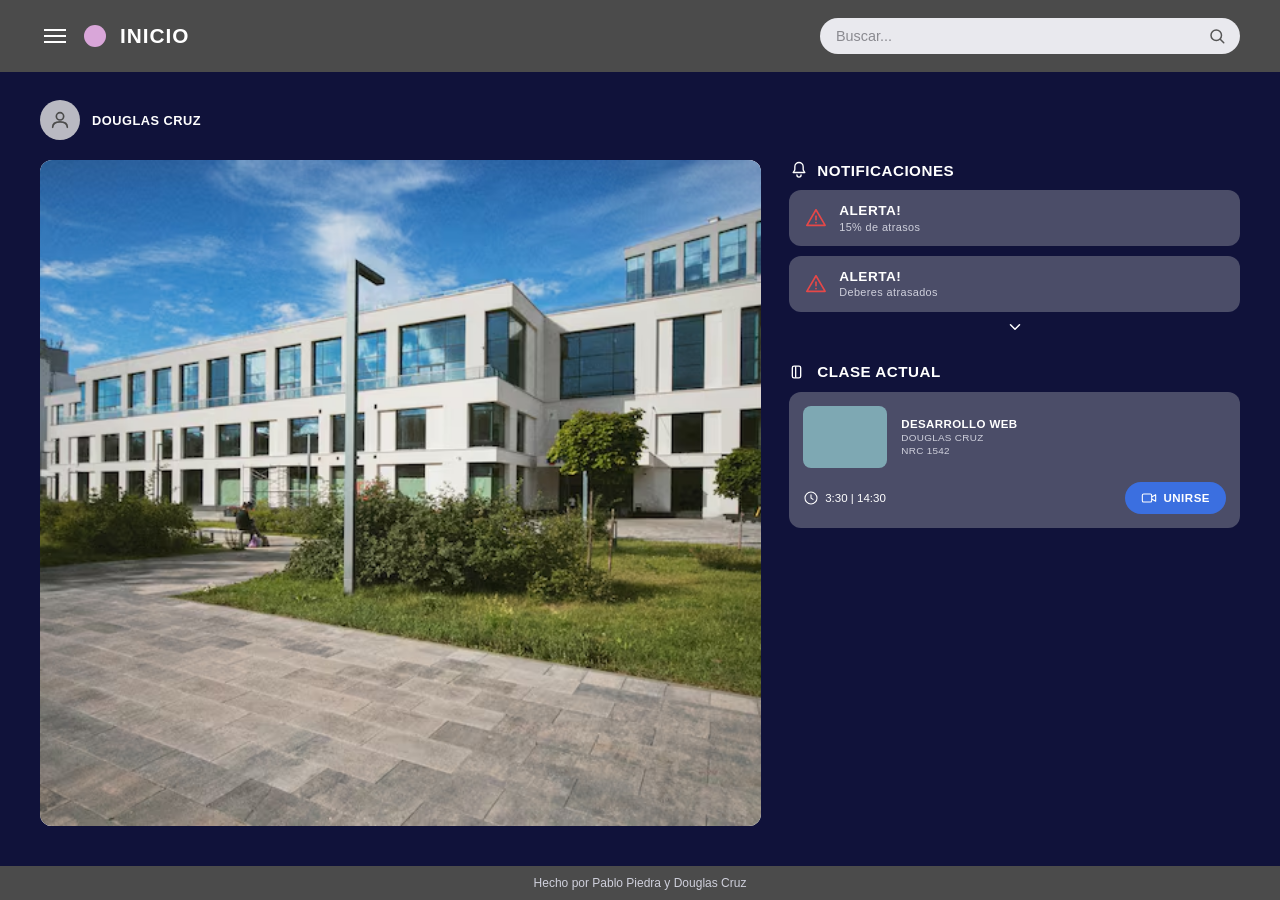
<file: index.html>
<!DOCTYPE html>
<html lang="es">
<head>
    <meta charset="UTF-8">
    <meta name="viewport" content="width=device-width, initial-scale=1.0">
    <link rel="stylesheet" href="css/style.css">
    <title>Proyecto Academy Experience</title>
</head>
<body>

    <div class="dashboard">

        <!-- Encabezado y navegacion -->
        <header class="dashboard-header">
            <nav class="header-nav">
                <button class="menu-toggle" id="menu-toggle" aria-label="Abrir menú" aria-expanded="false" aria-controls="main-navigation">
                    <span></span>
                    <span></span>
                    <span></span>
                </button>
                <nav id="main-navigation" class="main-navigation" aria-label="Navegación principal">
                    <a href="index.html" class="is-current" aria-current="page">Inicio</a>
                    <a href="campus.html">Campus</a>
                    <a href="comunicacion.html">Comunicación</a>
                    <a href="gestion.html">Gestión Académica</a>
                    <a href="ayuda.html">Ayuda</a>
                </nav>
                <span class="user-avatar-dot"></span>
                <h1>INICIO</h1>
            </nav>
            <div class="search-bar">
                <input type="text" placeholder="Buscar...">
                <svg class="search-icon" viewBox="0 0 24 24" fill="none" xmlns="http://www.w3.org/2000/svg">
                    <circle cx="11" cy="11" r="7" stroke="currentColor" stroke-width="2"/>
                    <line x1="21" y1="21" x2="16.65" y2="16.65" stroke="currentColor" stroke-width="2" stroke-linecap="round"/>
                </svg>
            </div>
        </header>

        <!-- Contenido principal -->
        <main class="dashboard-main">

            <!-- Seccion de Usuario -->
            <section class="user-profile">
                <span class="user-profile-icon">
                    <svg viewBox="0 0 24 24" fill="none" xmlns="http://www.w3.org/2000/svg">
                        <circle cx="12" cy="8" r="4" stroke="currentColor" stroke-width="1.8"/>
                        <path d="M4 20c0-4 3.6-6 8-6s8 2 8 6" stroke="currentColor" stroke-width="1.8" stroke-linecap="round"/>
                    </svg>
                </span>
                <p>DOUGLAS CRUZ</p>
            </section>

            <div class="dashboard-content">

                <!-- Video / imagen de la clase -->
                <section class="class-video-stage">
                    <img src="assets/images/foto_universidad.avif" alt="Miniatura de la clase" class="class-video-placeholder">
                </section>

                <div class="dashboard-sidebar">

                    <!-- Seccion de Notificaciones -->
                    <section class="notifications-section">
                        <h2>
                            <svg viewBox="0 0 24 24" fill="none" xmlns="http://www.w3.org/2000/svg">
                                <path d="M12 3a5 5 0 0 0-5 5v3.2c0 .6-.2 1.2-.6 1.7L5 15h14l-1.4-2.1c-.4-.5-.6-1.1-.6-1.7V8a5 5 0 0 0-5-5Z" stroke="currentColor" stroke-width="1.6" stroke-linejoin="round"/>
                                <path d="M9.5 18a2.5 2.5 0 0 0 5 0" stroke="currentColor" stroke-width="1.6" stroke-linecap="round"/>
                            </svg>
                            NOTIFICACIONES
                        </h2>

                        <div class="notifications-list">
                            <article class="notification-card">
                                <svg class="notification-icon" viewBox="0 0 24 24" fill="none" xmlns="http://www.w3.org/2000/svg">
                                    <path d="M12 3 2 20h20L12 3Z" stroke="currentColor" stroke-width="1.8" stroke-linejoin="round"/>
                                    <line x1="12" y1="10" x2="12" y2="14" stroke="currentColor" stroke-width="1.8" stroke-linecap="round"/>
                                    <circle cx="12" cy="17" r="1" fill="currentColor"/>
                                </svg>
                                <p><strong>ALERTA!</strong><span>15% de atrasos</span></p>
                            </article>

                            <article class="notification-card">
                                <svg class="notification-icon" viewBox="0 0 24 24" fill="none" xmlns="http://www.w3.org/2000/svg">
                                    <path d="M12 3 2 20h20L12 3Z" stroke="currentColor" stroke-width="1.8" stroke-linejoin="round"/>
                                    <line x1="12" y1="10" x2="12" y2="14" stroke="currentColor" stroke-width="1.8" stroke-linecap="round"/>
                                    <circle cx="12" cy="17" r="1" fill="currentColor"/>
                                </svg>
                                <p><strong>ALERTA!</strong><span>Deberes atrasados</span></p>
                            </article>
                        </div>

                        <button class="notifications-toggle" aria-label="Ver más notificaciones">
                            <svg viewBox="0 0 24 24" fill="none" xmlns="http://www.w3.org/2000/svg">
                                <polyline points="6 9 12 15 18 9" stroke="currentColor" stroke-width="2" stroke-linecap="round" stroke-linejoin="round"/>
                            </svg>
                        </button>
                    </section>

                    <!-- Seccion de Clase Actual -->
                    <section class="current-class-section">
                        <h2>
                            <svg viewBox="0 0 24 24" fill="none" xmlns="http://www.w3.org/2000/svg">
                                <rect x="4" y="5" width="10" height="14" rx="2" stroke="currentColor" stroke-width="1.6"/>
                                <line x1="8" y1="5" x2="8" y2="19" stroke="currentColor" stroke-width="1.6"/>
                            </svg>
                            CLASE ACTUAL
                        </h2>

                        <article class="current-class-card">
                            <div class="current-class-thumbnail"></div>
                            <div class="current-class-info">
                                <p class="current-class-title">DESARROLLO WEB</p>
                                <p class="current-class-student">DOUGLAS CRUZ</p>
                                <p class="current-class-nrc">NRC 1542</p>
                            </div>
                            <div class="current-class-footer">
                                <span class="current-class-time">
                                    <svg viewBox="0 0 24 24" fill="none" xmlns="http://www.w3.org/2000/svg">
                                        <circle cx="12" cy="12" r="9" stroke="currentColor" stroke-width="1.6"/>
                                        <polyline points="12 7 12 12 15 14" stroke="currentColor" stroke-width="1.6" stroke-linecap="round" stroke-linejoin="round"/>
                                    </svg>
                                    3:30 | 14:30
                                </span>
                                <button class="join-class-button">
                                    <svg viewBox="0 0 24 24" fill="none" xmlns="http://www.w3.org/2000/svg">
                                        <rect x="2" y="6" width="14" height="12" rx="2" stroke="currentColor" stroke-width="1.6"/>
                                        <path d="M16 10.5 22 7v10l-6-3.5" stroke="currentColor" stroke-width="1.6" stroke-linejoin="round"/>
                                    </svg>
                                    UNIRSE
                                </button>
                            </div>
                        </article>
                    </section>

                </div>
            </div>

        </main>

        <!-- Pie de pagina -->
        <footer class="site-footer">
            <p>Hecho por Pablo Piedra y Douglas Cruz</p>
        </footer>

    </div>

    <script src="script.js"></script>
</body>
</html>
</file>
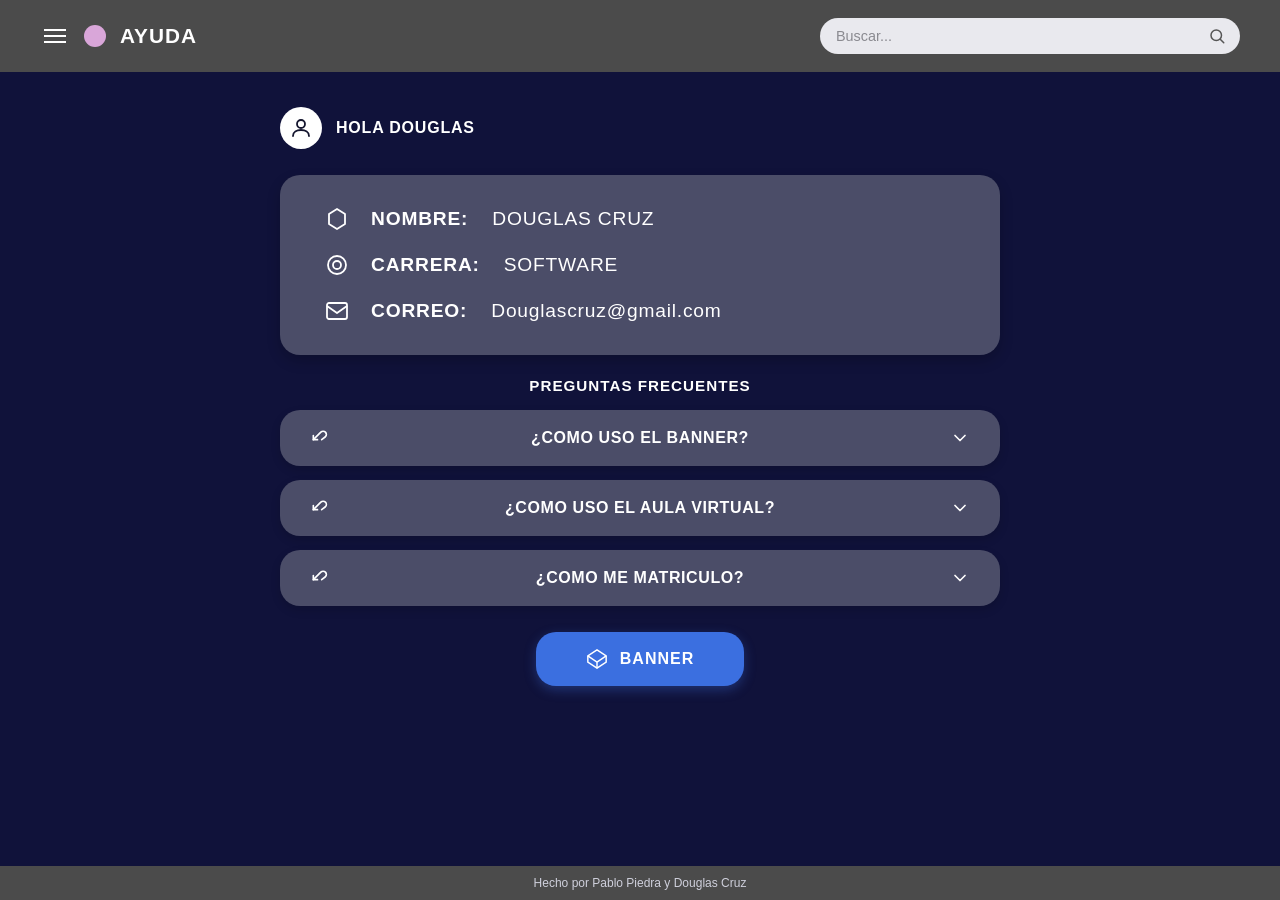
<file: ayuda.html>
<!DOCTYPE html>
<html lang="es">
<head>
    <meta charset="UTF-8">
    <meta name="viewport" content="width=device-width, initial-scale=1.0">
    <title>Ayuda | Academy Experience</title>
    <link rel="stylesheet" href="css/style.css">
    <link rel="stylesheet" href="css/ayuda.css">
</head>
<body>

    <div class="dashboard">

        <!-- Encabezado y navegación -->
        <header class="dashboard-header">
            <nav class="header-nav">
                <button class="menu-toggle" id="menu-toggle" aria-label="Abrir menú" aria-expanded="false" aria-controls="main-navigation">
                    <span></span>
                    <span></span>
                    <span></span>
                </button>
                <nav id="main-navigation" class="main-navigation" aria-label="Navegación principal">
                    <a href="index.html">Inicio</a>
                    <a href="campus.html">Campus</a>
                    <a href="comunicacion.html">Comunicación</a>
                    <a href="gestion.html">Gestión Académica</a>
                    <a href="ayuda.html" class="is-current" aria-current="page">Ayuda</a>
                </nav>
                <span class="user-avatar-dot"></span>
                <h1>AYUDA</h1>
            </nav>
            <div class="search-bar">
                <input type="text" placeholder="Buscar...">
                <svg class="search-icon" viewBox="0 0 24 24" fill="none" xmlns="http://www.w3.org/2000/svg">
                    <circle cx="11" cy="11" r="7" stroke="currentColor" stroke-width="2"/>
                    <line x1="21" y1="21" x2="16.65" y2="16.65" stroke="currentColor" stroke-width="2" stroke-linecap="round"/>
                </svg>
            </div>
        </header>

        <!-- Contenido principal -->
        <main class="dashboard-main">

            <!-- Sección de Usuario -->
            <section class="user-profile">
                <span class="user-profile-icon">
                    <svg viewBox="0 0 24 24" fill="none" xmlns="http://www.w3.org/2000/svg">
                        <circle cx="12" cy="8" r="4" stroke="currentColor" stroke-width="1.8"/>
                        <path d="M4 20c0-4 3.6-6 8-6s8 2 8 6" stroke="currentColor" stroke-width="1.8" stroke-linecap="round"/>
                    </svg>
                </span>
                <p>HOLA DOUGLAS</p>
            </section>

            <div class="help-content-container">

                <!-- Tarjeta de Información -->
                <section class="help-info-card">
                    <div class="help-info-item">
                        <svg class="help-item-icon" viewBox="0 0 24 24" fill="none" xmlns="http://www.w3.org/2000/svg">
                            <polygon points="12 2 20 7 20 17 12 22 4 17 4 7 12 2" stroke="currentColor" stroke-width="1.8" stroke-linejoin="round"/>
                        </svg>
                        <p><strong>NOMBRE:</strong> <span>DOUGLAS CRUZ</span></p>
                    </div>
                    <div class="help-info-item">
                        <svg class="help-item-icon" viewBox="0 0 24 24" fill="none" xmlns="http://www.w3.org/2000/svg">
                            <circle cx="12" cy="12" r="9" stroke="currentColor" stroke-width="1.8"/>
                            <circle cx="12" cy="12" r="4" stroke="currentColor" stroke-width="1.8"/>
                        </svg>
                        <p><strong>CARRERA:</strong> <span>SOFTWARE</span></p>
                    </div>
                    <div class="help-info-item">
                        <svg class="help-item-icon" viewBox="0 0 24 24" fill="none" xmlns="http://www.w3.org/2000/svg">
                            <rect x="2" y="4" width="20" height="16" rx="2" stroke="currentColor" stroke-width="1.8"/>
                            <path d="m22 7-10 7L2 7" stroke="currentColor" stroke-width="1.8" stroke-linejoin="round"/>
                        </svg>
                        <p><strong>CORREO:</strong> <span>Douglascruz@gmail.com</span></p>
                    </div>
                </section>

                <!-- Preguntas Frecuentes -->
                <section class="faq-section">
                    <h2>PREGUNTAS FRECUENTES</h2>

                    <div class="faq-list">
                        <article class="faq-card">
                            <button class="faq-button">
                                <svg class="faq-icon-left" viewBox="0 0 24 24" fill="none" xmlns="http://www.w3.org/2000/svg">
                                    <path d="M9 14H4V9" stroke="currentColor" stroke-width="2" stroke-linecap="round" stroke-linejoin="round"/>
                                    <path d="M4 14L13 5c1.5-1.5 4-1.5 5.5 0s1.5 4 0 5.5L14 14" stroke="currentColor" stroke-width="2" stroke-linecap="round" stroke-linejoin="round"/>
                                </svg>
                                <span>¿COMO USO EL BANNER?</span>
                                <svg class="faq-icon-right" viewBox="0 0 24 24" fill="none" xmlns="http://www.w3.org/2000/svg">
                                    <polyline points="6 9 12 15 18 9" stroke="currentColor" stroke-width="2" stroke-linecap="round" stroke-linejoin="round"/>
                                </svg>
                            </button>
                        </article>

                        <article class="faq-card">
                            <button class="faq-button">
                                <svg class="faq-icon-left" viewBox="0 0 24 24" fill="none" xmlns="http://www.w3.org/2000/svg">
                                    <path d="M9 14H4V9" stroke="currentColor" stroke-width="2" stroke-linecap="round" stroke-linejoin="round"/>
                                    <path d="M4 14L13 5c1.5-1.5 4-1.5 5.5 0s1.5 4 0 5.5L14 14" stroke="currentColor" stroke-width="2" stroke-linecap="round" stroke-linejoin="round"/>
                                </svg>
                                <span>¿COMO USO EL AULA VIRTUAL?</span>
                                <svg class="faq-icon-right" viewBox="0 0 24 24" fill="none" xmlns="http://www.w3.org/2000/svg">
                                    <polyline points="6 9 12 15 18 9" stroke="currentColor" stroke-width="2" stroke-linecap="round" stroke-linejoin="round"/>
                                </svg>
                            </button>
                        </article>

                        <article class="faq-card">
                            <button class="faq-button">
                                <svg class="faq-icon-left" viewBox="0 0 24 24" fill="none" xmlns="http://www.w3.org/2000/svg">
                                    <path d="M9 14H4V9" stroke="currentColor" stroke-width="2" stroke-linecap="round" stroke-linejoin="round"/>
                                    <path d="M4 14L13 5c1.5-1.5 4-1.5 5.5 0s1.5 4 0 5.5L14 14" stroke="currentColor" stroke-width="2" stroke-linecap="round" stroke-linejoin="round"/>
                                </svg>
                                <span>¿COMO ME MATRICULO?</span>
                                <svg class="faq-icon-right" viewBox="0 0 24 24" fill="none" xmlns="http://www.w3.org/2000/svg">
                                    <polyline points="6 9 12 15 18 9" stroke="currentColor" stroke-width="2" stroke-linecap="round" stroke-linejoin="round"/>
                                </svg>
                            </button>
                        </article>
                    </div>
                </section>

                <!-- Botón inferior Banner -->
                <div class="banner-action-container">
                    <button class="banner-action-button">
                        <svg viewBox="0 0 24 24" fill="none" xmlns="http://www.w3.org/2000/svg">
                            <polygon points="12 2 22 8.5 22 15.5 12 22 2 15.5 2 8.5 12 2" stroke="currentColor" stroke-width="1.6"/>
                            <line x1="12" y1="22" x2="12" y2="15.5" stroke="currentColor" stroke-width="1.6"/>
                            <polyline points="22 8.5 12 15.5 2 8.5" stroke="currentColor" stroke-width="1.6"/>
                        </svg>
                        BANNER
                    </button>
                </div>

            </div>

        </main>

        <!-- Pie de página -->
        <footer class="site-footer">
            <p>Hecho por Pablo Piedra y Douglas Cruz</p>
        </footer>

    </div>

    <script src="script.js"></script>
</body>
</html>
</file>
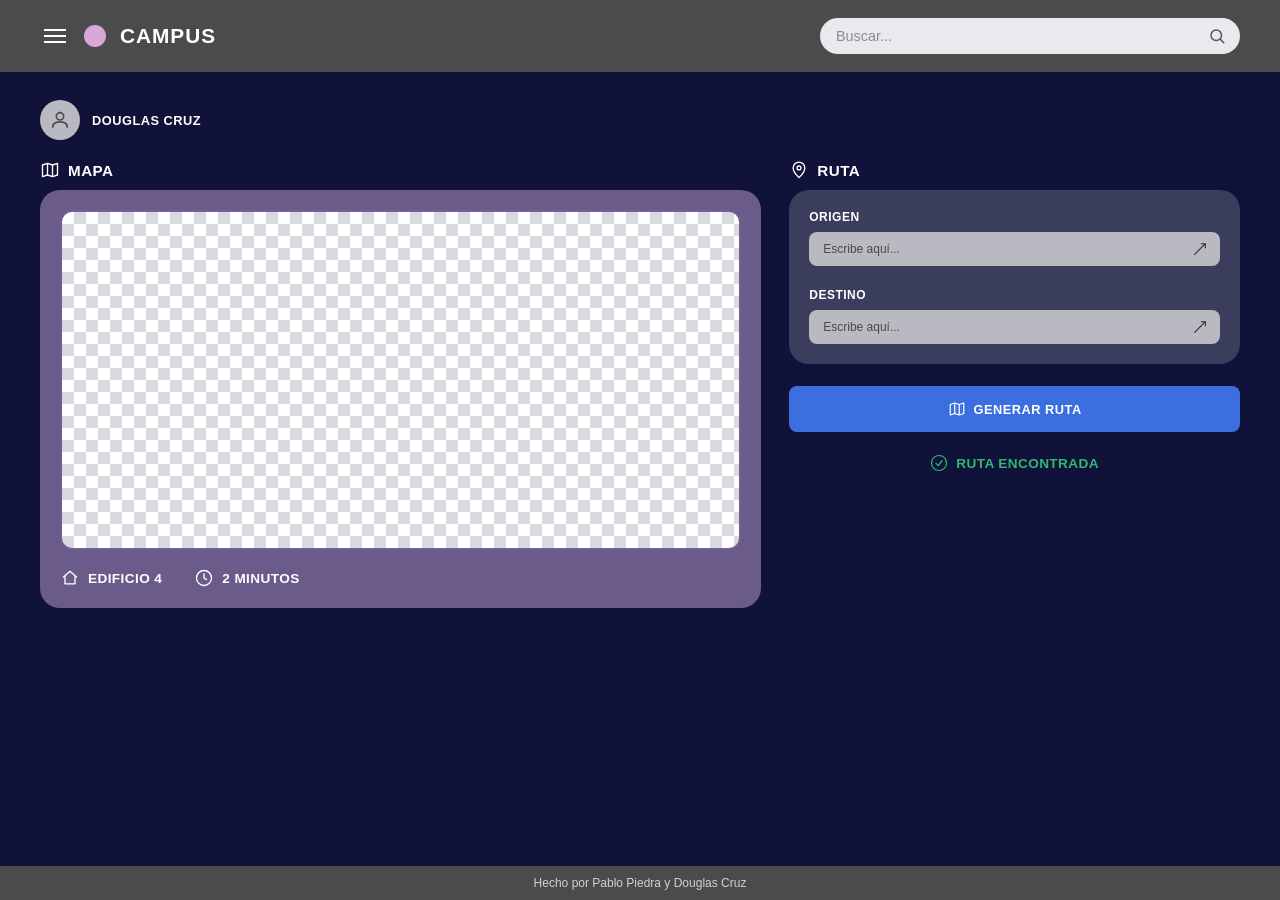
<file: campus.html>
<!DOCTYPE html>
<html lang="es">
<head>
    <meta charset="UTF-8">
    <meta name="viewport" content="width=device-width, initial-scale=1.0">
    <link rel="stylesheet" href="css/style.css">
    <link rel="stylesheet" href="css/campus.css">
    <title>Campus - Academy Experience</title>
</head>
<body>

    <div class="dashboard">

        <!-- Encabezado y navegacion -->
        <header class="dashboard-header">
            <nav class="header-nav">
                <button class="menu-toggle" id="menu-toggle" aria-label="Abrir menú" aria-expanded="false" aria-controls="main-navigation">
                    <span></span>
                    <span></span>
                    <span></span>
                </button>
                <nav id="main-navigation" class="main-navigation" aria-label="Navegación principal">
                    <a href="index.html">Inicio</a>
                    <a href="campus.html" class="is-current" aria-current="page">Campus</a>
                    <a href="comunicacion.html">Comunicación</a>
                    <a href="gestion.html">Gestión Académica</a>
                    <a href="ayuda.html">Ayuda</a>
                </nav>
                <span class="user-avatar-dot"></span>
                <h1>CAMPUS</h1>
            </nav>
            <div class="search-bar">
                <input type="text" placeholder="Buscar...">
                <svg class="search-icon" viewBox="0 0 24 24" fill="none" xmlns="http://www.w3.org/2000/svg">
                    <circle cx="11" cy="11" r="7" stroke="currentColor" stroke-width="2"/>
                    <line x1="21" y1="21" x2="16.65" y2="16.65" stroke="currentColor" stroke-width="2" stroke-linecap="round"/>
                </svg>
            </div>
        </header>

        <!-- Contenido principal -->
        <main class="dashboard-main">

            <!-- Seccion de Usuario -->
            <section class="user-profile">
                <span class="user-profile-icon">
                    <svg viewBox="0 0 24 24" fill="none" xmlns="http://www.w3.org/2000/svg">
                        <circle cx="12" cy="8" r="4" stroke="currentColor" stroke-width="1.8"/>
                        <path d="M4 20c0-4 3.6-6 8-6s8 2 8 6" stroke="currentColor" stroke-width="1.8" stroke-linecap="round"/>
                    </svg>
                </span>
                <p>DOUGLAS CRUZ</p>
            </section>

            <div class="campus-content">

                <!-- Seccion de Mapa -->
                <section class="map-section">
                    <h2>
                        <svg viewBox="0 0 24 24" fill="none" xmlns="http://www.w3.org/2000/svg">
                            <path d="M9 4 3 6v14l6-2 6 2 6-2V4l-6 2-6-2Z" stroke="currentColor" stroke-width="1.6" stroke-linejoin="round"/>
                            <line x1="9" y1="4" x2="9" y2="18" stroke="currentColor" stroke-width="1.6"/>
                            <line x1="15" y1="6" x2="15" y2="20" stroke="currentColor" stroke-width="1.6"/>
                        </svg>
                        MAPA
                    </h2>

                    <div class="map-card">
                        <div class="map-placeholder"></div>

                        <div class="map-info">
                            <span class="map-info-item">
                                <svg viewBox="0 0 24 24" fill="none" xmlns="http://www.w3.org/2000/svg">
                                    <path d="M4 11 12 4l8 7" stroke="currentColor" stroke-width="1.6" stroke-linecap="round" stroke-linejoin="round"/>
                                    <path d="M6 10v9h12v-9" stroke="currentColor" stroke-width="1.6" stroke-linejoin="round"/>
                                </svg>
                                EDIFICIO 4
                            </span>
                            <span class="map-info-item">
                                <svg viewBox="0 0 24 24" fill="none" xmlns="http://www.w3.org/2000/svg">
                                    <circle cx="12" cy="12" r="9" stroke="currentColor" stroke-width="1.6"/>
                                    <polyline points="12 7 12 12 15 14" stroke="currentColor" stroke-width="1.6" stroke-linecap="round" stroke-linejoin="round"/>
                                </svg>
                                2 MINUTOS
                            </span>
                        </div>
                    </div>
                </section>

                <!-- Seccion de Ruta -->
                <section class="route-section">
                    <h2>
                        <svg viewBox="0 0 24 24" fill="none" xmlns="http://www.w3.org/2000/svg">
                            <path d="M12 21s7-6.5 7-11.5A7 7 0 0 0 5 9.5C5 14.5 12 21 12 21Z" stroke="currentColor" stroke-width="1.6" stroke-linejoin="round"/>
                            <circle cx="12" cy="9.5" r="2.3" stroke="currentColor" stroke-width="1.6"/>
                        </svg>
                        RUTA
                    </h2>

                    <div class="route-card">
                        <div class="route-field">
                            <label for="origen">ORIGEN</label>
                            <div class="route-input">
                                <input type="text" id="origen" placeholder="Escribe aquí...">
                                <svg viewBox="0 0 24 24" fill="none" xmlns="http://www.w3.org/2000/svg">
                                    <path d="M4 20 20 4M14 4h6v6" stroke="currentColor" stroke-width="1.6" stroke-linecap="round" stroke-linejoin="round"/>
                                </svg>
                            </div>
                        </div>

                        <div class="route-field">
                            <label for="destino">DESTINO</label>
                            <div class="route-input">
                                <input type="text" id="destino" placeholder="Escribe aquí...">
                                <svg viewBox="0 0 24 24" fill="none" xmlns="http://www.w3.org/2000/svg">
                                    <path d="M4 20 20 4M14 4h6v6" stroke="currentColor" stroke-width="1.6" stroke-linecap="round" stroke-linejoin="round"/>
                                </svg>
                            </div>
                        </div>
                    </div>

                    <button class="generate-route-button">
                        <svg viewBox="0 0 24 24" fill="none" xmlns="http://www.w3.org/2000/svg">
                            <path d="M9 4 3 6v14l6-2 6 2 6-2V4l-6 2-6-2Z" stroke="currentColor" stroke-width="1.6" stroke-linejoin="round"/>
                            <line x1="9" y1="4" x2="9" y2="18" stroke="currentColor" stroke-width="1.6"/>
                            <line x1="15" y1="6" x2="15" y2="20" stroke="currentColor" stroke-width="1.6"/>
                        </svg>
                        GENERAR RUTA
                    </button>

                    <!-- El componente de alerta muestra un solo estado a la vez.
                         Por defecto se ve "ruta encontrada"; la clase .is-hidden
                         oculta el mensaje de error hasta que la lógica de búsqueda
                         (a futuro, con JS) decida cuál mostrar. -->
                    <div class="route-status-group" aria-live="polite">
                        <p class="route-status route-status--success">
                            <svg viewBox="0 0 24 24" fill="none" xmlns="http://www.w3.org/2000/svg">
                                <circle cx="12" cy="12" r="10" stroke="currentColor" stroke-width="1.6"/>
                                <polyline points="8 12.5 11 15.5 16 9" stroke="currentColor" stroke-width="1.8" stroke-linecap="round" stroke-linejoin="round"/>
                            </svg>
                            RUTA ENCONTRADA
                        </p>

                        <p class="route-status route-status--warning is-hidden">
                            <svg viewBox="0 0 24 24" fill="none" xmlns="http://www.w3.org/2000/svg">
                                <path d="M12 3 2 20h20L12 3Z" stroke="currentColor" stroke-width="1.8" stroke-linejoin="round"/>
                                <line x1="12" y1="10" x2="12" y2="14" stroke="currentColor" stroke-width="1.8" stroke-linecap="round"/>
                                <circle cx="12" cy="17" r="1" fill="currentColor"/>
                            </svg>
                            NO ENCONTRÓ LA RUTA
                        </p>
                    </div>
                </section>

            </div>

        </main>

        <!-- Pie de pagina -->
        <footer class="site-footer">
            <p>Hecho por Pablo Piedra y Douglas Cruz</p>
        </footer>

    </div>

    <script src="script.js"></script>
</body>
</html>
</file>
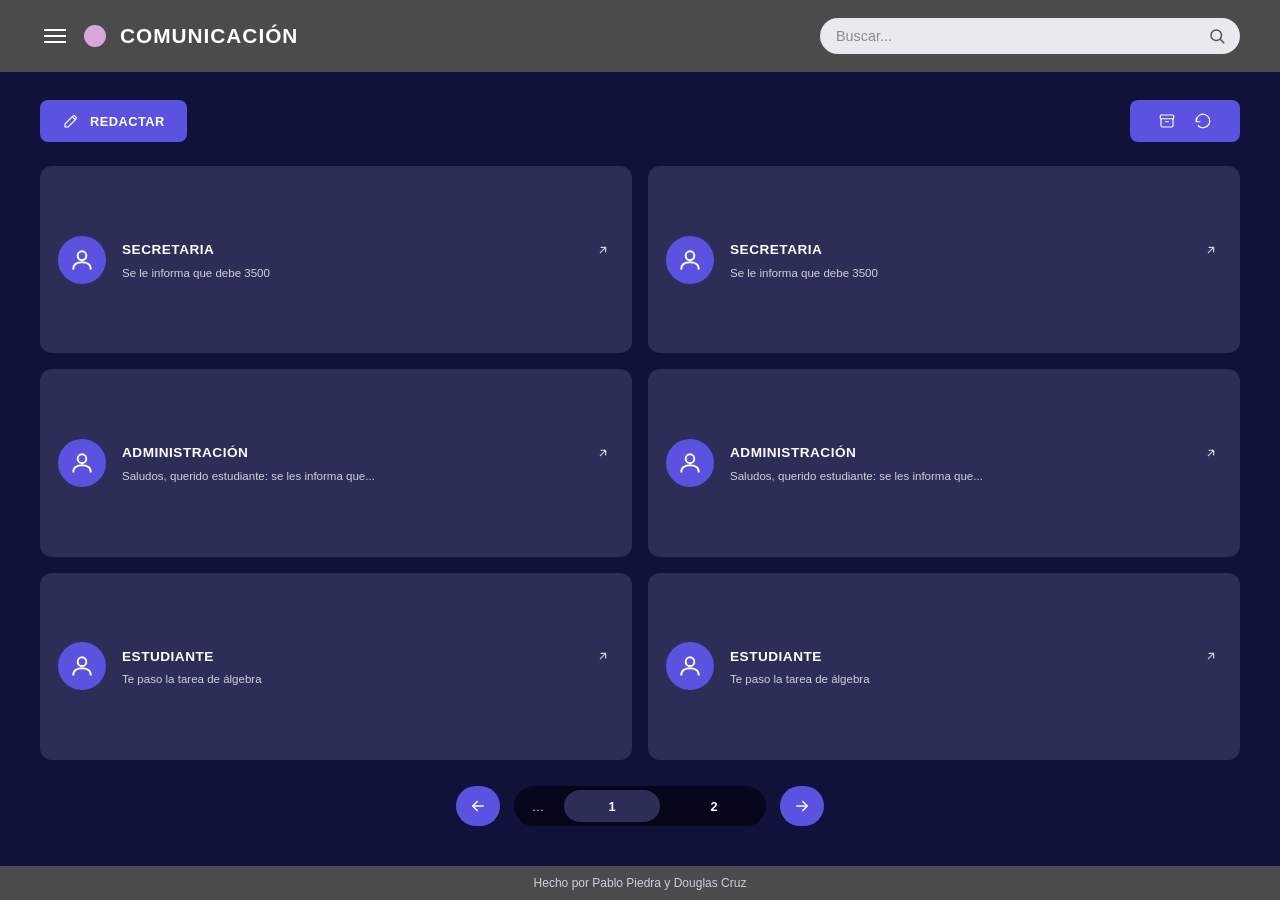
<file: comunicacion.html>
<!DOCTYPE html>
<html lang="es">
<head>
    <meta charset="UTF-8">
    <meta name="viewport" content="width=device-width, initial-scale=1.0">
    <link rel="stylesheet" href="css/style.css">
    <link rel="stylesheet" href="css/comunicacion.css">
    <title>Comunicación - Academy Experience</title>
</head>
<body>

    <div class="dashboard">

        <!-- Encabezado y navegacion -->
        <header class="dashboard-header">
            <nav class="header-nav">
                <button class="menu-toggle" id="menu-toggle" aria-label="Abrir menú" aria-expanded="false" aria-controls="main-navigation">
                    <span></span>
                    <span></span>
                    <span></span>
                </button>
                <nav id="main-navigation" class="main-navigation" aria-label="Navegación principal">
                    <a href="index.html">Inicio</a>
                    <a href="campus.html">Campus</a>
                    <a href="comunicacion.html" class="is-current" aria-current="page">Comunicación</a>
                    <a href="gestion.html">Gestión Académica</a>
                    <a href="ayuda.html">Ayuda</a>
                </nav>
                <span class="user-avatar-dot"></span>
                <h1>COMUNICACIÓN</h1>
            </nav>
            <div class="search-bar">
                <input type="text" placeholder="Buscar...">
                <svg class="search-icon" viewBox="0 0 24 24" fill="none" xmlns="http://www.w3.org/2000/svg">
                    <circle cx="11" cy="11" r="7" stroke="currentColor" stroke-width="2"/>
                    <line x1="21" y1="21" x2="16.65" y2="16.65" stroke="currentColor" stroke-width="2" stroke-linecap="round"/>
                </svg>
            </div>
        </header>

        <!-- Contenido principal -->
        <main class="dashboard-main">

            <!-- Barra de acciones -->
            <div class="comm-toolbar">
                <button class="compose-button">
                    <svg viewBox="0 0 24 24" fill="none" xmlns="http://www.w3.org/2000/svg">
                        <path d="M4 20h4l10.5-10.5a2 2 0 0 0 0-2.8l-1.2-1.2a2 2 0 0 0-2.8 0L4 16v4Z" stroke="currentColor" stroke-width="1.6" stroke-linejoin="round"/>
                        <line x1="14" y1="6.5" x2="17.5" y2="10" stroke="currentColor" stroke-width="1.6"/>
                    </svg>
                    REDACTAR
                </button>

                <button class="archive-button" aria-label="Archivo de mensajes, actualizar">
                    <svg viewBox="0 0 24 24" fill="none" xmlns="http://www.w3.org/2000/svg">
                        <rect x="3" y="4" width="18" height="5" rx="1.4" stroke="currentColor" stroke-width="1.6" stroke-linejoin="round"/>
                        <path d="M4 9v9a2 2 0 0 0 2 2h12a2 2 0 0 0 2-2V9" stroke="currentColor" stroke-width="1.6" stroke-linejoin="round"/>
                        <line x1="10" y1="13" x2="14" y2="13" stroke="currentColor" stroke-width="1.6" stroke-linecap="round"/>
                    </svg>
                    <svg viewBox="0 0 24 24" fill="none" xmlns="http://www.w3.org/2000/svg">
                        <path d="M3 12a9 9 0 1 1 2.6 6.3" stroke="currentColor" stroke-width="1.6" stroke-linecap="round"/>
                        <polyline points="3 8 3 13 8 13" stroke="currentColor" stroke-width="1.6" stroke-linecap="round" stroke-linejoin="round"/>
                    </svg>
                </button>
            </div>

            <!-- Lista de mensajes -->
            <div class="comm-grid">

                <article class="message-card">
                    <span class="message-avatar">
                        <svg viewBox="0 0 24 24" fill="none" xmlns="http://www.w3.org/2000/svg">
                            <circle cx="12" cy="8" r="4" stroke="currentColor" stroke-width="1.8"/>
                            <path d="M4 20c0-4 3.6-6 8-6s8 2 8 6" stroke="currentColor" stroke-width="1.8" stroke-linecap="round"/>
                        </svg>
                    </span>
                    <div class="message-body">
                        <div class="message-heading">
                            <h3>SECRETARIA</h3>
                            <button class="expand-button" aria-label="Expandir mensaje">
                                <svg viewBox="0 0 24 24" fill="none" xmlns="http://www.w3.org/2000/svg">
                                    <path d="M8 16 16 8M9 8h7v7" stroke="currentColor" stroke-width="1.8" stroke-linecap="round" stroke-linejoin="round"/>
                                </svg>
                            </button>
                        </div>
                        <p>Se le informa que debe 3500</p>
                    </div>
                </article>

                <article class="message-card">
                    <span class="message-avatar">
                        <svg viewBox="0 0 24 24" fill="none" xmlns="http://www.w3.org/2000/svg">
                            <circle cx="12" cy="8" r="4" stroke="currentColor" stroke-width="1.8"/>
                            <path d="M4 20c0-4 3.6-6 8-6s8 2 8 6" stroke="currentColor" stroke-width="1.8" stroke-linecap="round"/>
                        </svg>
                    </span>
                    <div class="message-body">
                        <div class="message-heading">
                            <h3>SECRETARIA</h3>
                            <button class="expand-button" aria-label="Expandir mensaje">
                                <svg viewBox="0 0 24 24" fill="none" xmlns="http://www.w3.org/2000/svg">
                                    <path d="M8 16 16 8M9 8h7v7" stroke="currentColor" stroke-width="1.8" stroke-linecap="round" stroke-linejoin="round"/>
                                </svg>
                            </button>
                        </div>
                        <p>Se le informa que debe 3500</p>
                    </div>
                </article>

                <article class="message-card">
                    <span class="message-avatar">
                        <svg viewBox="0 0 24 24" fill="none" xmlns="http://www.w3.org/2000/svg">
                            <circle cx="12" cy="8" r="4" stroke="currentColor" stroke-width="1.8"/>
                            <path d="M4 20c0-4 3.6-6 8-6s8 2 8 6" stroke="currentColor" stroke-width="1.8" stroke-linecap="round"/>
                        </svg>
                    </span>
                    <div class="message-body">
                        <div class="message-heading">
                            <h3>ADMINISTRACIÓN</h3>
                            <button class="expand-button" aria-label="Expandir mensaje">
                                <svg viewBox="0 0 24 24" fill="none" xmlns="http://www.w3.org/2000/svg">
                                    <path d="M8 16 16 8M9 8h7v7" stroke="currentColor" stroke-width="1.8" stroke-linecap="round" stroke-linejoin="round"/>
                                </svg>
                            </button>
                        </div>
                        <p>Saludos, querido estudiante: se les informa que...</p>
                    </div>
                </article>

                <article class="message-card">
                    <span class="message-avatar">
                        <svg viewBox="0 0 24 24" fill="none" xmlns="http://www.w3.org/2000/svg">
                            <circle cx="12" cy="8" r="4" stroke="currentColor" stroke-width="1.8"/>
                            <path d="M4 20c0-4 3.6-6 8-6s8 2 8 6" stroke="currentColor" stroke-width="1.8" stroke-linecap="round"/>
                        </svg>
                    </span>
                    <div class="message-body">
                        <div class="message-heading">
                            <h3>ADMINISTRACIÓN</h3>
                            <button class="expand-button" aria-label="Expandir mensaje">
                                <svg viewBox="0 0 24 24" fill="none" xmlns="http://www.w3.org/2000/svg">
                                    <path d="M8 16 16 8M9 8h7v7" stroke="currentColor" stroke-width="1.8" stroke-linecap="round" stroke-linejoin="round"/>
                                </svg>
                            </button>
                        </div>
                        <p>Saludos, querido estudiante: se les informa que...</p>
                    </div>
                </article>

                <article class="message-card">
                    <span class="message-avatar">
                        <svg viewBox="0 0 24 24" fill="none" xmlns="http://www.w3.org/2000/svg">
                            <circle cx="12" cy="8" r="4" stroke="currentColor" stroke-width="1.8"/>
                            <path d="M4 20c0-4 3.6-6 8-6s8 2 8 6" stroke="currentColor" stroke-width="1.8" stroke-linecap="round"/>
                        </svg>
                    </span>
                    <div class="message-body">
                        <div class="message-heading">
                            <h3>ESTUDIANTE</h3>
                            <button class="expand-button" aria-label="Expandir mensaje">
                                <svg viewBox="0 0 24 24" fill="none" xmlns="http://www.w3.org/2000/svg">
                                    <path d="M8 16 16 8M9 8h7v7" stroke="currentColor" stroke-width="1.8" stroke-linecap="round" stroke-linejoin="round"/>
                                </svg>
                            </button>
                        </div>
                        <p>Te paso la tarea de álgebra</p>
                    </div>
                </article>

                <article class="message-card">
                    <span class="message-avatar">
                        <svg viewBox="0 0 24 24" fill="none" xmlns="http://www.w3.org/2000/svg">
                            <circle cx="12" cy="8" r="4" stroke="currentColor" stroke-width="1.8"/>
                            <path d="M4 20c0-4 3.6-6 8-6s8 2 8 6" stroke="currentColor" stroke-width="1.8" stroke-linecap="round"/>
                        </svg>
                    </span>
                    <div class="message-body">
                        <div class="message-heading">
                            <h3>ESTUDIANTE</h3>
                            <button class="expand-button" aria-label="Expandir mensaje">
                                <svg viewBox="0 0 24 24" fill="none" xmlns="http://www.w3.org/2000/svg">
                                    <path d="M8 16 16 8M9 8h7v7" stroke="currentColor" stroke-width="1.8" stroke-linecap="round" stroke-linejoin="round"/>
                                </svg>
                            </button>
                        </div>
                        <p>Te paso la tarea de álgebra</p>
                    </div>
                </article>

            </div>

            <!-- Paginacion -->
            <nav class="comm-pagination" aria-label="Paginación de mensajes">
                <button class="page-nav" aria-label="Página anterior">
                    <svg viewBox="0 0 24 24" fill="none" xmlns="http://www.w3.org/2000/svg">
                        <line x1="19" y1="12" x2="5" y2="12" stroke="currentColor" stroke-width="2" stroke-linecap="round"/>
                        <polyline points="11 6 5 12 11 18" stroke="currentColor" stroke-width="2" stroke-linecap="round" stroke-linejoin="round"/>
                    </svg>
                </button>

                <div class="page-numbers">
                    <span class="page-ellipsis">…</span>
                    <button class="page-number page-number--active" aria-current="page">1</button>
                    <button class="page-number">2</button>
                </div>

                <button class="page-nav" aria-label="Página siguiente">
                    <svg viewBox="0 0 24 24" fill="none" xmlns="http://www.w3.org/2000/svg">
                        <line x1="5" y1="12" x2="19" y2="12" stroke="currentColor" stroke-width="2" stroke-linecap="round"/>
                        <polyline points="13 6 19 12 13 18" stroke="currentColor" stroke-width="2" stroke-linecap="round" stroke-linejoin="round"/>
                    </svg>
                </button>
            </nav>

        </main>

        <!-- Pie de pagina -->
        <footer class="site-footer">
            <p>Hecho por Pablo Piedra y Douglas Cruz</p>
        </footer>

    </div>

    <script src="script.js"></script>
</body>
</html>
</file>
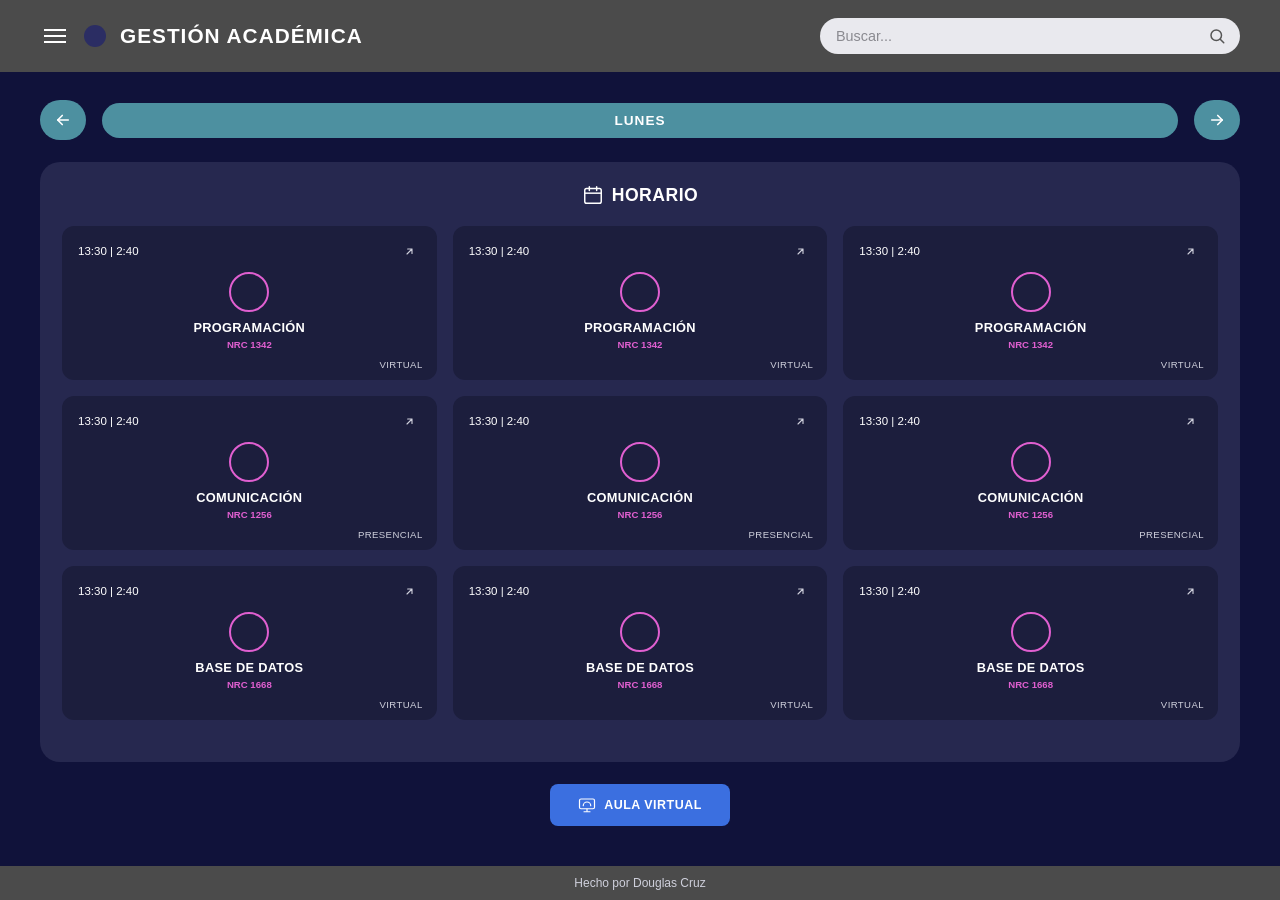
<file: gestion.html>
<!DOCTYPE html>
<html lang="es">
<head>
    <meta charset="UTF-8">
    <meta name="viewport" content="width=device-width, initial-scale=1.0">
    <link rel="stylesheet" href="css/style.css">
    <link rel="stylesheet" href="css/gestion.css">
    <title>Gestión Académica - Academy Experience</title>
</head>
<body>

<div class="dashboard">

    <!-- Encabezado de la interfaz -->
    <header class="dashboard-header">
        <nav class="header-nav">
            <button type="button" class="menu-toggle" id="menu-toggle" aria-label="Abrir menú de navegación" aria-expanded="false" aria-controls="main-navigation">
                <span></span>
                <span></span>
                <span></span>
                <span class="sr-only">Menú</span>
            </button>

            <nav id="main-navigation" class="main-navigation" aria-label="Navegación principal">
                <a href="index.html">Inicio</a>
                <a href="campus.html">Campus</a>
                <a href="comunicacion.html">Comunicación</a>
                <a href="gestion.html" class="is-current" aria-current="page">Gestión Académica</a>
                <a href="ayuda.html">Ayuda</a>
            </nav>

            <span class="user-avatar-dot user-avatar-dot--dark" aria-hidden="true"></span>

            <h1>GESTIÓN ACADÉMICA</h1>
        </nav>

        <!-- Barra de búsqueda -->
        <form class="search-bar" role="search">

            <input
                type="search"
                id="busqueda"
                name="q"
                placeholder="Buscar...">

            <button type="submit" class="search-submit" aria-label="Buscar">
                <svg class="search-submit-icon" viewBox="0 0 24 24" fill="none" xmlns="http://www.w3.org/2000/svg" aria-hidden="true">
                    <circle cx="11" cy="11" r="7" stroke="currentColor" stroke-width="2"/>
                    <line x1="21" y1="21" x2="16.65" y2="16.65" stroke="currentColor" stroke-width="2" stroke-linecap="round"/>
                </svg>
                <span class="sr-only">Buscar</span>
            </button>

        </form>

    </header>


    <main class="dashboard-main">

        <!-- Selector/Navegador de Días -->
        <nav class="selector-dia" aria-label="Navegación de días de la semana">

            <button type="button" aria-label="Día anterior">
                <svg viewBox="0 0 24 24" fill="none" xmlns="http://www.w3.org/2000/svg" aria-hidden="true">
                    <line x1="19" y1="12" x2="5" y2="12" stroke="currentColor" stroke-width="2.2" stroke-linecap="round"/>
                    <polyline points="11 6 5 12 11 18" stroke="currentColor" stroke-width="2.2" stroke-linecap="round" stroke-linejoin="round"/>
                </svg>
                <span class="sr-only">Anterior</span>
            </button>

            <h2>LUNES</h2>

            <button type="button" aria-label="Día siguiente">
                <svg viewBox="0 0 24 24" fill="none" xmlns="http://www.w3.org/2000/svg" aria-hidden="true">
                    <line x1="5" y1="12" x2="19" y2="12" stroke="currentColor" stroke-width="2.2" stroke-linecap="round"/>
                    <polyline points="13 6 19 12 13 18" stroke="currentColor" stroke-width="2.2" stroke-linecap="round" stroke-linejoin="round"/>
                </svg>
                <span class="sr-only">Siguiente</span>
            </button>

        </nav>


        <!-- Panel Principal del Horario -->
        <section class="seccion-horario">

            <header class="horario-header">
                <span class="icono-calendario" aria-hidden="true">
                    <svg viewBox="0 0 24 24" fill="none" xmlns="http://www.w3.org/2000/svg">
                        <rect x="3" y="5" width="18" height="16" rx="2" stroke="currentColor" stroke-width="1.6"/>
                        <line x1="3" y1="10" x2="21" y2="10" stroke="currentColor" stroke-width="1.6"/>
                        <line x1="8" y1="3" x2="8" y2="7" stroke="currentColor" stroke-width="1.6" stroke-linecap="round"/>
                        <line x1="16" y1="3" x2="16" y2="7" stroke="currentColor" stroke-width="1.6" stroke-linecap="round"/>
                    </svg>
                </span>
                <h2>HORARIO</h2>
            </header>


            <!-- Grilla de Materias / Horario -->
            <div class="grid-horario">

                <article class="tarjeta-clase">
                    <header class="clase-header">
                        <time datetime="13:30">13:30 | 2:40</time>
                        <button type="button" aria-label="Expandir detalles">
                            <svg viewBox="0 0 24 24" fill="none" xmlns="http://www.w3.org/2000/svg" aria-hidden="true">
                                <path d="M8 16 16 8M9 8h7v7" stroke="currentColor" stroke-width="1.8" stroke-linecap="round" stroke-linejoin="round"/>
                            </svg>
                            <span class="sr-only">Detalles</span>
                        </button>
                    </header>
                    <div class="icono-materia" aria-hidden="true"></div>
                    <h3>PROGRAMACIÓN</h3>
                    <p class="nrc">NRC 1342</p>
                    <span class="modalidad">VIRTUAL</span>
                </article>

                <article class="tarjeta-clase">
                    <header class="clase-header">
                        <time datetime="13:30">13:30 | 2:40</time>
                        <button type="button" aria-label="Expandir detalles">
                            <svg viewBox="0 0 24 24" fill="none" xmlns="http://www.w3.org/2000/svg" aria-hidden="true">
                                <path d="M8 16 16 8M9 8h7v7" stroke="currentColor" stroke-width="1.8" stroke-linecap="round" stroke-linejoin="round"/>
                            </svg>
                            <span class="sr-only">Detalles</span>
                        </button>
                    </header>
                    <div class="icono-materia" aria-hidden="true"></div>
                    <h3>PROGRAMACIÓN</h3>
                    <p class="nrc">NRC 1342</p>
                    <span class="modalidad">VIRTUAL</span>
                </article>

                <article class="tarjeta-clase">
                    <header class="clase-header">
                        <time datetime="13:30">13:30 | 2:40</time>
                        <button type="button" aria-label="Expandir detalles">
                            <svg viewBox="0 0 24 24" fill="none" xmlns="http://www.w3.org/2000/svg" aria-hidden="true">
                                <path d="M8 16 16 8M9 8h7v7" stroke="currentColor" stroke-width="1.8" stroke-linecap="round" stroke-linejoin="round"/>
                            </svg>
                            <span class="sr-only">Detalles</span>
                        </button>
                    </header>
                    <div class="icono-materia" aria-hidden="true"></div>
                    <h3>PROGRAMACIÓN</h3>
                    <p class="nrc">NRC 1342</p>
                    <span class="modalidad">VIRTUAL</span>
                </article>

                <article class="tarjeta-clase">
                    <header class="clase-header">
                        <time datetime="13:30">13:30 | 2:40</time>
                        <button type="button" aria-label="Expandir detalles">
                            <svg viewBox="0 0 24 24" fill="none" xmlns="http://www.w3.org/2000/svg" aria-hidden="true">
                                <path d="M8 16 16 8M9 8h7v7" stroke="currentColor" stroke-width="1.8" stroke-linecap="round" stroke-linejoin="round"/>
                            </svg>
                            <span class="sr-only">Detalles</span>
                        </button>
                    </header>
                    <div class="icono-materia" aria-hidden="true"></div>
                    <h3>COMUNICACIÓN</h3>
                    <p class="nrc">NRC 1256</p>
                    <span class="modalidad">PRESENCIAL</span>
                </article>

                <article class="tarjeta-clase">
                    <header class="clase-header">
                        <time datetime="13:30">13:30 | 2:40</time>
                        <button type="button" aria-label="Expandir detalles">
                            <svg viewBox="0 0 24 24" fill="none" xmlns="http://www.w3.org/2000/svg" aria-hidden="true">
                                <path d="M8 16 16 8M9 8h7v7" stroke="currentColor" stroke-width="1.8" stroke-linecap="round" stroke-linejoin="round"/>
                            </svg>
                            <span class="sr-only">Detalles</span>
                        </button>
                    </header>
                    <div class="icono-materia" aria-hidden="true"></div>
                    <h3>COMUNICACIÓN</h3>
                    <p class="nrc">NRC 1256</p>
                    <span class="modalidad">PRESENCIAL</span>
                </article>

                <article class="tarjeta-clase">
                    <header class="clase-header">
                        <time datetime="13:30">13:30 | 2:40</time>
                        <button type="button" aria-label="Expandir detalles">
                            <svg viewBox="0 0 24 24" fill="none" xmlns="http://www.w3.org/2000/svg" aria-hidden="true">
                                <path d="M8 16 16 8M9 8h7v7" stroke="currentColor" stroke-width="1.8" stroke-linecap="round" stroke-linejoin="round"/>
                            </svg>
                            <span class="sr-only">Detalles</span>
                        </button>
                    </header>
                    <div class="icono-materia" aria-hidden="true"></div>
                    <h3>COMUNICACIÓN</h3>
                    <p class="nrc">NRC 1256</p>
                    <span class="modalidad">PRESENCIAL</span>
                </article>

                <article class="tarjeta-clase">
                    <header class="clase-header">
                        <time datetime="13:30">13:30 | 2:40</time>
                        <button type="button" aria-label="Expandir detalles">
                            <svg viewBox="0 0 24 24" fill="none" xmlns="http://www.w3.org/2000/svg" aria-hidden="true">
                                <path d="M8 16 16 8M9 8h7v7" stroke="currentColor" stroke-width="1.8" stroke-linecap="round" stroke-linejoin="round"/>
                            </svg>
                            <span class="sr-only">Detalles</span>
                        </button>
                    </header>
                    <div class="icono-materia" aria-hidden="true"></div>
                    <h3>BASE DE DATOS</h3>
                    <p class="nrc">NRC 1668</p>
                    <span class="modalidad">VIRTUAL</span>
                </article>

                <article class="tarjeta-clase">
                    <header class="clase-header">
                        <time datetime="13:30">13:30 | 2:40</time>
                        <button type="button" aria-label="Expandir detalles">
                            <svg viewBox="0 0 24 24" fill="none" xmlns="http://www.w3.org/2000/svg" aria-hidden="true">
                                <path d="M8 16 16 8M9 8h7v7" stroke="currentColor" stroke-width="1.8" stroke-linecap="round" stroke-linejoin="round"/>
                            </svg>
                            <span class="sr-only">Detalles</span>
                        </button>
                    </header>
                    <div class="icono-materia" aria-hidden="true"></div>
                    <h3>BASE DE DATOS</h3>
                    <p class="nrc">NRC 1668</p>
                    <span class="modalidad">VIRTUAL</span>
                </article>

                <article class="tarjeta-clase">
                    <header class="clase-header">
                        <time datetime="13:30">13:30 | 2:40</time>
                        <button type="button" aria-label="Expandir detalles">
                            <svg viewBox="0 0 24 24" fill="none" xmlns="http://www.w3.org/2000/svg" aria-hidden="true">
                                <path d="M8 16 16 8M9 8h7v7" stroke="currentColor" stroke-width="1.8" stroke-linecap="round" stroke-linejoin="round"/>
                            </svg>
                            <span class="sr-only">Detalles</span>
                        </button>
                    </header>
                    <div class="icono-materia" aria-hidden="true"></div>
                    <h3>BASE DE DATOS</h3>
                    <p class="nrc">NRC 1668</p>
                    <span class="modalidad">VIRTUAL</span>
                </article>

            </div>

        </section>


        <!-- Botón de acción principal -->
        <div class="acciones-footer">
            <button type="button">
                <svg viewBox="0 0 24 24" fill="none" xmlns="http://www.w3.org/2000/svg" aria-hidden="true">
                    <rect x="2" y="4" width="20" height="13" rx="2" stroke="currentColor" stroke-width="1.6"/>
                    <line x1="8" y1="21" x2="16" y2="21" stroke="currentColor" stroke-width="1.6" stroke-linecap="round"/>
                    <line x1="12" y1="17" x2="12" y2="21" stroke="currentColor" stroke-width="1.6"/>
                    <path d="M7 13a5 5 0 0 1 10 0" stroke="currentColor" stroke-width="1.6" stroke-linecap="round"/>
                </svg>
                AULA VIRTUAL
            </button>
        </div>

    </main>


    <!-- Pie de página -->
    <footer class="site-footer">
        <p>Hecho por Douglas Cruz</p>
    </footer>

</div>

    <script src="script.js"></script>
</body>
</html>
</file>
<file: css/style.css>
/* ===== Variables ===== */
:root {
    --bg-outer: #14152e;
    --bg-main: #10123a;
    --header-bg: #4b4b4b;
    --card-bg: #4b4d68;
    --card-bg-light: #5a5c7a;
    --text-white: #ffffff;
    --text-muted: #cfd0dc;
    --alert-red: #e64848;
    --accent-blue: #3b6fe0;
    --accent-teal: #7ea8b3;
    --radius-lg: 20px;
    --radius-md: 12px;
    --radius-sm: 8px;
    --font: 'Segoe UI', Roboto, Arial, sans-serif;
}

* {
    box-sizing: border-box;
    margin: 0;
    padding: 0;
}

html, body {
    height: 100%;
}

body {
    font-family: var(--font);
    background: var(--bg-outer);
    min-height: 100vh;
}

/* ===== Contenedor general ===== */
.dashboard {
    width: 100%;
    min-height: 100vh;
    background: var(--bg-outer);
    display: flex;
    flex-direction: column;
}

/* ===== Header ===== */
.dashboard-header {
    background: var(--header-bg);
    display: flex;
    align-items: center;
    justify-content: space-between;
    padding: 18px 40px;
    gap: 20px;
    flex-wrap: wrap;
}

.header-nav {
    position: relative;
    display: flex;
    align-items: center;
    gap: 14px;
}

.menu-toggle {
    background: none;
    border: none;
    display: flex;
    flex-direction: column;
    gap: 4px;
    cursor: pointer;
    padding: 4px;
}

.menu-toggle span {
    width: 22px;
    height: 2px;
    background: var(--text-white);
    display: block;
}

.menu-toggle:focus-visible {
    outline: 2px solid var(--accent-blue);
    outline-offset: 3px;
    border-radius: var(--radius-sm);
}

/* Menú de navegación principal: oculto por defecto, se abre con
   el botón hamburguesa. display:none/flex se controla con JS
   agregando/quitando la clase .is-open (ver script.js). */
.main-navigation {
    display: none;
    position: absolute;
    top: calc(100% + 10px);
    left: 0;
    flex-direction: column;
    min-width: 220px;
    background: var(--card-bg);
    border-radius: var(--radius-md);
    padding: 8px;
    box-shadow: 0 12px 30px rgba(0, 0, 0, 0.35);
    z-index: 50;
}

.main-navigation.is-open {
    display: flex;
}

.main-navigation a {
    display: block;
    padding: 10px 14px;
    border-radius: var(--radius-sm);
    color: var(--text-white);
    font-size: 0.85rem;
    font-weight: 600;
    letter-spacing: 0.3px;
    text-decoration: none;
}

.main-navigation a:hover {
    background: var(--card-bg-light);
}

.main-navigation a:focus-visible {
    outline: 2px solid var(--accent-blue);
    outline-offset: 2px;
}

/* Resalta el enlace de la página en la que ya estás */
.main-navigation a.is-current {
    background: var(--accent-blue);
}

.user-avatar-dot {
    width: 22px;
    height: 22px;
    border-radius: 50%;
    background: #d9a6d9;
}

.dashboard-header h1 {
    color: var(--text-white);
    font-size: 1.3rem;
    letter-spacing: 1px;
}

.search-bar {
    position: relative;
    flex: 1;
    max-width: 420px;
    min-width: 200px;
}

.search-bar input {
    width: 100%;
    padding: 10px 40px 10px 16px;
    border-radius: 20px;
    border: none;
    background: #e9e9ee;
    font-size: 0.9rem;
    color: #333;
}

.search-bar input::placeholder {
    color: #8a8a90;
}

.search-bar input:focus {
    outline: 2px solid var(--accent-blue);
    outline-offset: 2px;
}

.search-icon {
    position: absolute;
    right: 14px;
    top: 50%;
    transform: translateY(-50%);
    width: 18px;
    height: 18px;
    color: #555;
    pointer-events: none;
}

/* ===== Main ===== */
.dashboard-main {
    background: var(--bg-main);
    padding: 28px 40px 40px;
    flex: 1;
    display: flex;
    flex-direction: column;
}

/* Usuario */
.user-profile {
    display: flex;
    align-items: center;
    gap: 12px;
    margin-bottom: 20px;
}

.user-profile-icon {
    width: 40px;
    height: 40px;
    border-radius: 50%;
    background: #b9b9c2;
    display: flex;
    align-items: center;
    justify-content: center;
    color: #4b4b4b;
}

.user-profile-icon svg {
    width: 22px;
    height: 22px;
}

.user-profile p {
    color: var(--text-white);
    font-size: 0.8rem;
    font-weight: 700;
    letter-spacing: 0.5px;
}

/* Layout de contenido: escenario + sidebar */
.dashboard-content {
    display: grid;
    grid-template-columns: 1.6fr 1fr;
    gap: 28px;
    align-items: stretch;
    flex: 1;
}

/* Escenario / video de la clase */
.class-video-stage {
    display: flex;
}

.class-video-placeholder {
    width: 100%;
    height: 100%;
    min-height: 480px;
    border-radius: var(--radius-md);
    display: block;
    /* Si no hay imagen (src roto o vacío), se ve el patrón a cuadros de respaldo */
    background-image:
        linear-gradient(45deg, #d9d9e0 25%, transparent 25%),
        linear-gradient(-45deg, #d9d9e0 25%, transparent 25%),
        linear-gradient(45deg, transparent 75%, #d9d9e0 75%),
        linear-gradient(-45deg, transparent 75%, #d9d9e0 75%);
    background-size: 24px 24px;
    background-position: 0 0, 0 12px, 12px -12px, -12px 0;
    background-color: #ffffff;
}

/* Cuando el placeholder es una imagen real (<img>), que llene el recuadro sin deformarse */
img.class-video-placeholder {
    height: auto;
    aspect-ratio: 16 / 10;
    min-height: 0;
    object-fit: cover;
    object-position: center;
}

/* Sidebar */
.dashboard-sidebar {
    display: flex;
    flex-direction: column;
    gap: 20px;
    justify-content: flex-start;
}

.dashboard-sidebar h2,
.notifications-section h2,
.current-class-section h2 {
    display: flex;
    align-items: center;
    gap: 8px;
    color: var(--text-white);
    font-size: 0.95rem;
    letter-spacing: 0.5px;
    margin-bottom: 10px;
}

.dashboard-sidebar h2 svg {
    width: 20px;
    height: 20px;
    color: var(--text-white);
}

/* Notificaciones */
.notifications-list {
    display: flex;
    flex-direction: column;
    gap: 10px;
}

.notification-card {
    display: flex;
    align-items: center;
    gap: 12px;
    background: var(--card-bg);
    border-radius: var(--radius-md);
    padding: 12px 16px;
}

.notification-icon {
    width: 22px;
    height: 22px;
    flex-shrink: 0;
    color: var(--alert-red);
}

.notification-card p {
    display: flex;
    flex-direction: column;
    line-height: 1.3;
}

.notification-card strong {
    color: var(--text-white);
    font-size: 0.85rem;
    letter-spacing: 0.5px;
}

.notification-card span {
    color: var(--text-muted);
    font-size: 0.68rem;
    letter-spacing: 0.4px;
}

.notifications-toggle {
    display: flex;
    justify-content: center;
    width: 100%;
    background: none;
    border: none;
    padding: 6px;
    cursor: pointer;
    color: var(--text-white);
}

.notifications-toggle svg {
    width: 18px;
    height: 18px;
}

.notifications-toggle:focus-visible {
    outline: 2px solid var(--accent-blue);
    outline-offset: 2px;
    border-radius: var(--radius-sm);
}

/* Clase actual */
.current-class-card {
    background: var(--card-bg);
    border-radius: var(--radius-md);
    padding: 14px;
    display: grid;
    grid-template-columns: auto 1fr;
    gap: 4px 14px;
}

.current-class-thumbnail {
    grid-row: 1 / 2;
    width: 84px;
    height: 62px;
    border-radius: var(--radius-sm);
    background: var(--accent-teal);
}

.current-class-info {
    grid-row: 1 / 2;
    display: flex;
    flex-direction: column;
    justify-content: center;
    gap: 2px;
}

.current-class-title {
    color: var(--text-white);
    font-size: 0.72rem;
    font-weight: 700;
    letter-spacing: 0.4px;
}

.current-class-student,
.current-class-nrc {
    color: var(--text-muted);
    font-size: 0.62rem;
    letter-spacing: 0.3px;
}

.current-class-footer {
    grid-column: 1 / 3;
    display: flex;
    align-items: center;
    justify-content: space-between;
    margin-top: 10px;
}

.current-class-time {
    display: flex;
    align-items: center;
    gap: 6px;
    color: var(--text-white);
    font-size: 0.72rem;
}

.current-class-time svg {
    width: 16px;
    height: 16px;
}

.join-class-button {
    display: flex;
    align-items: center;
    gap: 6px;
    background: var(--accent-blue);
    color: var(--text-white);
    border: none;
    border-radius: 16px;
    padding: 8px 16px;
    font-size: 0.72rem;
    font-weight: 700;
    letter-spacing: 0.5px;
    cursor: pointer;
}

.join-class-button svg {
    width: 16px;
    height: 16px;
}

.join-class-button:hover {
    background: #4d84f0;
}

.join-class-button:focus-visible {
    outline: 2px solid var(--text-white);
    outline-offset: 2px;
}

.join-class-button:disabled {
    background: #5a5c7a;
    color: var(--text-muted);
    cursor: not-allowed;
}

/* ===== Footer ===== */
.site-footer {
    background: var(--header-bg);
    text-align: center;
    padding: 10px;
}

.site-footer p {
    color: var(--text-muted);
    font-size: 0.75rem;
}

/* ==========================================================
   RESPONSIVE — Flexbox + Media Queries
   Estrategia de breakpoints progresivos (no solo uno):
   el layout se reorganiza en varios pasos según el ancho
   disponible, en vez de saltar directo de escritorio a móvil.
   ========================================================== */

/* Paso 1 — Tablets / laptops pequeñas (≤1024px).
   El video deja de ser 1.6 veces más ancho que el sidebar
   y pasa a un reparto más equilibrado (grid-template-columns),
   preparando el terreno antes del colapso total a una columna. */
@media (max-width: 1024px) {
    .dashboard-content {
        grid-template-columns: 1.2fr 1fr;
    }
}

/* Paso 2 — Tablets (≤720px).
   El grid de 2 columnas pasa a 1 sola columna: el video
   queda arriba y el panel de notificaciones/clase abajo. */
@media (max-width: 720px) {
    .dashboard-content {
        grid-template-columns: 1fr;
    }
}

/* Paso 3 — Móviles (≤480px).
   Aquí es donde Flexbox hace el trabajo pesado: varios
   contenedores cambian su flex-direction de "row" a "column"
   para apilar el contenido en vez de aplastarlo horizontalmente. */
@media (max-width: 480px) {

    /* El header pasa de fila (logo+búsqueda lado a lado)
       a columna (uno debajo del otro). align-items: stretch
       hace que ambos ocupen el ancho completo disponible. */
    .dashboard-header {
        flex-direction: column;
        align-items: stretch;
        gap: 14px;
    }

    /* Dentro de esa columna, el grupo del logo se reparte
       con justify-content: space-between para separar el
       menú hamburguesa del resto en pantallas muy angostas. */
    .header-nav {
        justify-content: space-between;
    }

    .search-bar {
        max-width: 100%;
    }

    /* Las tarjetas de notificación pasan de fila (ícono + texto
       lado a lado) a columna, para que el texto largo no se
       comprima contra el ícono. */
    .notification-card {
        flex-direction: column;
        align-items: flex-start;
        gap: 6px;
    }

    /* La tarjeta de "clase actual" deja de usar CSS Grid
       (auto 1fr) y pasa a Flexbox en columna: miniatura arriba,
       info debajo, footer al final — más legible en pantallas chicas. */
    .current-class-card {
        display: flex;
        flex-direction: column;
    }

    .current-class-thumbnail {
        width: 100%;
        height: 140px;
    }

    /* El footer de la tarjeta (hora + botón) también pasa de
       fila a columna, y el botón se centra con justify-content. */
    .current-class-footer {
        flex-direction: column;
        align-items: stretch;
        gap: 10px;
    }

    .join-class-button {
        justify-content: center;
    }
}
</file>
<file: css/ayuda.css>
/* ===== Variables ===== */
:root {
    --bg-outer: #14152e;
    --bg-main: #10123a;
    --header-bg: #4b4b4b;
    --card-bg: #4b4d68;
    --card-bg-light: #5a5c7a;
    --text-white: #ffffff;
    --text-muted: #cfd0dc;
    --alert-red: #e64848;
    --accent-blue: #3b6fe0;
    --accent-teal: #7ea8b3;
    --radius-lg: 20px;
    --radius-md: 12px;
    --radius-sm: 8px;
    --font: 'Segoe UI', Roboto, Arial, sans-serif;
}

* {
    box-sizing: border-box;
    margin: 0;
    padding: 0;
}

html, body {
    height: 100%;
}

body {
    font-family: var(--font);
    background: var(--bg-outer);
    min-height: 100vh;
}

/* ===== Contenedor general ===== */
.dashboard {
    width: 100%;
    min-height: 100vh;
    background: var(--bg-outer);
    display: flex;
    flex-direction: column;
    justify-content: space-between;
}

/* ===== Header ===== */
.dashboard-header {
    background: var(--header-bg);
    display: flex;
    align-items: center;
    justify-content: space-between;
    padding: 18px 40px;
    gap: 20px;
    flex-wrap: wrap;
}

.header-nav {
    display: flex;
    align-items: center;
    gap: 14px;
}

.menu-toggle {
    background: none;
    border: none;
    display: flex;
    flex-direction: column;
    gap: 4px;
    cursor: pointer;
    padding: 4px;
}

.menu-toggle span {
    width: 22px;
    height: 2px;
    background: var(--text-white);
    display: block;
}

.menu-toggle:focus-visible {
    outline: 2px solid var(--accent-blue);
    outline-offset: 3px;
    border-radius: var(--radius-sm);
}

.user-avatar-dot {
    width: 22px;
    height: 22px;
    border-radius: 50%;
    background: #d9a6d9;
}

.dashboard-header h1 {
    color: var(--text-white);
    font-size: 1.3rem;
    letter-spacing: 1px;
}

.search-bar {
    position: relative;
    flex: 1;
    max-width: 420px;
    min-width: 200px;
}

.search-bar input {
    width: 100%;
    padding: 10px 40px 10px 16px;
    border-radius: 20px;
    border: none;
    background: #e9e9ee;
    font-size: 0.9rem;
    color: #333;
}

.search-bar input::placeholder {
    color: #8a8a90;
}

.search-bar input:focus {
    outline: 2px solid var(--accent-blue);
    outline-offset: 2px;
}

.search-icon {
    position: absolute;
    right: 14px;
    top: 50%;
    transform: translateY(-50%);
    width: 18px;
    height: 18px;
    color: #555;
    pointer-events: none;
}

/* ===== Main ===== */
.dashboard-main {
    background: var(--bg-main);
    padding: 35px 40px 45px;
    flex: 1;
    display: flex;
    flex-direction: column;
    align-items: center;
    gap: 22px;
}

/* Usuario */
.user-profile {
    display: flex;
    align-items: center;
    gap: 14px;
    width: 100%;
    max-width: 720px;
    margin-bottom: 4px;
}

.user-profile-icon {
    width: 42px;
    height: 42px;
    border-radius: 50%;
    background: var(--text-white);
    display: flex;
    align-items: center;
    justify-content: center;
    color: var(--bg-outer);
}

.user-profile-icon svg {
    width: 24px;
    height: 24px;
}

.user-profile p {
    color: var(--text-white);
    font-size: 1rem;
    font-weight: 700;
    letter-spacing: 0.8px;
}

/* Contenedor central de la sección de ayuda */
.help-content-container {
    width: 100%;
    max-width: 720px;
    display: flex;
    flex-direction: column;
    gap: 22px;
}

/* Tarjeta principal de datos de usuario */
.help-info-card {
    background: var(--card-bg);
    border-radius: var(--radius-lg);
    padding: 32px 45px;
    display: flex;
    flex-direction: column;
    gap: 22px;
    width: 100%;
    box-shadow: 0 6px 14px rgba(0,0,0,0.2);
}

.help-info-item {
    display: flex;
    align-items: center;
    gap: 22px;
}

.help-item-icon {
    width: 24px;
    height: 24px;
    color: var(--text-white);
    flex-shrink: 0;
}

.help-info-item p {
    color: var(--text-white);
    font-size: 1.2rem;
    letter-spacing: 0.8px;
    display: flex;
    gap: 24px;
}

.help-info-item strong {
    font-weight: 700;
}

.help-info-item span {
    font-weight: 400;
    color: var(--text-white);
}

/* Sección Preguntas Frecuentes */
.faq-section {
    display: flex;
    flex-direction: column;
    gap: 12px;
    width: 100%;
}

.faq-section h2 {
    color: var(--text-white);
    font-size: 0.95rem;
    letter-spacing: 1px;
    text-align: center;
    margin-bottom: 4px;
}

.faq-list {
    display: flex;
    flex-direction: column;
    gap: 14px;
    width: 100%;
}

.faq-card {
    background: var(--card-bg);
    border-radius: var(--radius-lg);
    overflow: hidden;
    width: 100%;
    box-shadow: 0 4px 10px rgba(0,0,0,0.15);
}

.faq-button {
    width: 100%;
    background: transparent;
    border: none;
    padding: 18px 30px;
    display: flex;
    align-items: center;
    justify-content: space-between;
    color: var(--text-white);
    font-size: 1rem;
    font-weight: 700;
    letter-spacing: 0.6px;
    cursor: pointer;
    text-align: left;
}

.faq-icon-left, .faq-icon-right {
    width: 20px;
    height: 20px;
    color: var(--text-white);
}

.faq-button:hover {
    background: rgba(255, 255, 255, 0.05);
}

/* Botón inferior Banner */
.banner-action-container {
    display: flex;
    justify-content: center;
    width: 100%;
    margin-top: 4px;
}

.banner-action-button {
    display: flex;
    align-items: center;
    justify-content: center;
    gap: 12px;
    background: var(--accent-blue);
    color: var(--text-white);
    border: none;
    border-radius: var(--radius-lg);
    padding: 16px 50px;
    width: auto;
    font-size: 1rem;
    font-weight: 700;
    letter-spacing: 1px;
    cursor: pointer;
    box-shadow: 0 4px 12px rgba(59, 111, 224, 0.35);
}

.banner-action-button svg {
    width: 22px;
    height: 22px;
}

.banner-action-button:hover {
    background: #4d84f0;
}

/* ===== Footer ===== */
.site-footer {
    background: var(--header-bg);
    text-align: center;
    padding: 10px;
}

.site-footer p {
    color: var(--text-muted);
    font-size: 0.75rem;
}

/* ===== Media Queries - Pantalla de Ayuda ===== */

/* Paso 1: Laptop pequeña */
@media (max-width: 1024px) {

    .dashboard-header {
        padding: 18px 30px;
    }

    .dashboard-main {
        padding: 30px 30px 40px;
    }

    .help-content-container {
        max-width: 680px;
    }

    .help-info-card {
        padding: 30px 35px;
    }
}


/* Paso 2: Tablet */
@media (max-width: 720px) {

    .dashboard-header {
        padding: 16px 24px;
    }

    .dashboard-main {
        padding: 25px 24px 35px;
    }

    .search-bar {
        max-width: 300px;
        min-width: 160px;
    }

    .help-content-container {
        max-width: 100%;
    }

    .help-info-card {
        padding: 26px 28px;
    }

    .help-info-item p {
        font-size: 1.1rem;
    }

    .faq-button {
        padding: 17px 24px;
    }

    .banner-action-button {
        padding: 15px 40px;
    }
}

/* Paso 3: Móvil */
@media (max-width: 480px) {

    /* Header */
    .dashboard-header {
        flex-direction: column;
        align-items: stretch;
        gap: 14px;
        padding: 16px 18px;
    }

    .header-nav {
        justify-content: space-between;
        width: 100%;
    }

    .search-bar {
        width: 100%;
        max-width: none;
        min-width: 0;
    }


    /* Contenido principal */
    .dashboard-main {
        padding: 22px 16px 30px;
        gap: 18px;
    }


    /* Usuario */
    .user-profile {
        gap: 10px;
        margin-bottom: 2px;
    }

    .user-profile-icon {
        width: 38px;
        height: 38px;
    }

    .user-profile-icon svg {
        width: 21px;
        height: 21px;
    }


    /* Contenedor de ayuda */
    .help-content-container {
        flex-direction: column;
        gap: 18px;
    }


    /* Tarjeta de información */
    .help-info-card {
        padding: 22px 18px;
        gap: 18px;
    }

    .help-info-item {
        align-items: flex-start;
        gap: 14px;
    }

    .help-item-icon {
        width: 22px;
        height: 22px;
    }

    .help-info-item p {
        flex-direction: column;
        gap: 4px;
        font-size: 1rem;
        line-height: 1.4;
    }


    /* Preguntas frecuentes */
    .faq-section {
        gap: 10px;
    }

    .faq-list {
        gap: 10px;
    }

    .faq-button {
        padding: 16px 18px;
        gap: 10px;
    }


    /* Botón inferior */
    .banner-action-container {
        margin-top: 2px;
    }

    .banner-action-button {
        width: 100%;
        padding: 15px 20px;
    }


    /* Footer */
    .site-footer {
        padding: 10px 8px;
    }
}
</file>
<file: css/campus.css>
/* =========================================
   Estilos específicos de campus.html
   Requiere que css/style.css esté enlazado antes
   (usa sus variables generales: --text-white, --accent-blue,
   --radius-sm/md/lg, --text-muted, --font, etc.)
   ========================================= */

/* Variables propias de esta pantalla */
:root {
    --accent-purple: #6b5b8a;
    --accent-purple-light: #6f5f95;
    --route-card-bg: #3a3d5c;
    --success-green: #2fb872;
    --warning-yellow: #e8b13c;
}

/* Layout principal: mapa + panel de ruta */
.campus-content {
    display: grid;
    grid-template-columns: 1.6fr 1fr;
    gap: 28px;
    align-items: start;
    flex: 1;
}

.campus-content h2 {
    display: flex;
    align-items: center;
    gap: 8px;
    color: var(--text-white);
    font-size: 0.95rem;
    letter-spacing: 0.5px;
    margin-bottom: 10px;
}

.campus-content h2 svg {
    width: 20px;
    height: 20px;
    color: var(--text-white);
}

/* --- Sección Mapa --- */
.map-card {
    background: var(--accent-purple);
    border-radius: var(--radius-lg);
    padding: 20px;
}

.map-placeholder {
    width: 100%;
    min-height: 340px;
    border-radius: var(--radius-md);
    border: 2px solid var(--accent-purple-light);
    background-image:
        linear-gradient(45deg, #d9d9e0 25%, transparent 25%),
        linear-gradient(-45deg, #d9d9e0 25%, transparent 25%),
        linear-gradient(45deg, transparent 75%, #d9d9e0 75%),
        linear-gradient(-45deg, transparent 75%, #d9d9e0 75%);
    background-size: 24px 24px;
    background-position: 0 0, 0 12px, 12px -12px, -12px 0;
    background-color: #ffffff;
}

.map-info {
    display: flex;
    align-items: center;
    gap: 32px;
    margin-top: 18px;
}

.map-info-item {
    display: flex;
    align-items: center;
    gap: 8px;
    color: var(--text-white);
    font-size: 0.85rem;
    font-weight: 700;
    letter-spacing: 0.4px;
}

.map-info-item svg {
    width: 20px;
    height: 20px;
}

/* --- Sección Ruta --- */
.route-card {
    background: var(--route-card-bg);
    border-radius: var(--radius-lg);
    padding: 20px;
    display: flex;
    flex-direction: column;
    gap: 22px;
}

.route-field label {
    display: block;
    color: var(--text-white);
    font-size: 0.75rem;
    font-weight: 700;
    letter-spacing: 0.5px;
    margin-bottom: 8px;
}

.route-input {
    position: relative;
    display: flex;
    align-items: center;
}

.route-input input {
    width: 100%;
    padding: 10px 40px 10px 14px;
    border-radius: var(--radius-sm);
    border: none;
    background: #b9b9c2;
    font-size: 0.75rem;
    color: #2c2c2c;
}

.route-input input::placeholder {
    color: #4a4a4a;
}

.route-input input:focus {
    outline: 2px solid var(--accent-blue);
    outline-offset: 2px;
}

.route-input svg {
    position: absolute;
    right: 12px;
    width: 16px;
    height: 16px;
    color: #2c2c2c;
    pointer-events: none;
}

.generate-route-button {
    width: 100%;
    display: flex;
    align-items: center;
    justify-content: center;
    gap: 8px;
    background: var(--accent-blue);
    color: var(--text-white);
    border: none;
    border-radius: var(--radius-sm);
    padding: 14px;
    margin-top: 22px;
    font-size: 0.8rem;
    font-weight: 700;
    letter-spacing: 0.5px;
    cursor: pointer;
}

.generate-route-button svg {
    width: 18px;
    height: 18px;
}

.generate-route-button:hover {
    background: #4d84f0;
}

.generate-route-button:focus-visible {
    outline: 2px solid var(--text-white);
    outline-offset: 2px;
}

.generate-route-button:disabled {
    background: #5a5c7a;
    color: var(--text-muted);
    cursor: not-allowed;
}

.route-status-group {
    margin-top: 22px;
}

.route-status {
    display: flex;
    align-items: center;
    justify-content: center;
    gap: 8px;
    font-size: 0.85rem;
    font-weight: 700;
    letter-spacing: 0.4px;
}

.route-status.is-hidden {
    display: none;
}

.route-status svg {
    width: 18px;
    height: 18px;
}

.route-status--success {
    color: var(--success-green);
}

.route-status--warning {
    color: var(--warning-yellow);
}




/* ==========================================================
   RESPONSIVE — Flexbox + Media Queries
   ========================================================== */
 
/* Paso 1 — Laptops pequeñas (≤1024px).
   El grid deja la proporción 1.6fr/1fr y pasa a 1.2fr/1fr,
   dando más espacio al panel de ruta antes del colapso total. */
@media (max-width: 1024px) {
    .campus-content {
        grid-template-columns: 1.2fr 1fr;
    }
}
 
/* Paso 2 — Tablets (≤720px).
   El grid colapsa a 1 columna: mapa arriba, ruta debajo. */
@media (max-width: 720px) {
    .campus-content {
        grid-template-columns: 1fr;
    }
}
 
/* Paso 3 — Móviles (≤480px).
   Flexbox reorganiza el contenido interno de las tarjetas. */
@media (max-width: 480px) {
 
    /* map-info pasa de fila (EDIFICIO 4 | 2 MINUTOS lado a lado)
       a columna, para que ambos datos queden legibles uno debajo
       del otro en vez de comprimirse en el ancho disponible. */
    .map-info {
        flex-direction: column;
        align-items: flex-start;
        gap: 10px;
    }
 
    .map-card {
        padding: 16px;
    }
 
    .route-card {
        padding: 16px;
    }
}
</file>
<file: css/comunicacion.css>
/* =========================================
   Estilos específicos de comunicacion.html
   Requiere que css/style.css esté enlazado antes
   (usa sus variables generales: --text-white, --accent-blue,
   --radius-sm/md/lg, --text-muted, --card-bg, --font, etc.)
   ========================================= */

/* Variables propias de esta pantalla */
:root {
    --accent-indigo: #5b52e0;
    --accent-indigo-hover: #6c63f0;
    --message-card-bg: #2c2e57;
}

/* --- Barra de acciones --- */
.comm-toolbar {
    display: flex;
    align-items: center;
    justify-content: space-between;
    gap: 20px;
    margin-bottom: 24px;
}

.compose-button,
.archive-button {
    display: flex;
    align-items: center;
    justify-content: center;
    gap: 10px;
    border: none;
    border-radius: var(--radius-sm);
    background: var(--accent-indigo);
    color: var(--text-white);
    font-size: 0.8rem;
    font-weight: 700;
    letter-spacing: 0.5px;
    cursor: pointer;
}

.compose-button {
    padding: 12px 22px;
}

.compose-button svg {
    width: 18px;
    height: 18px;
    flex-shrink: 0;
}

.archive-button {
    padding: 12px 28px;
    gap: 18px;
}

.archive-button svg {
    width: 18px;
    height: 18px;
    flex-shrink: 0;
}

.compose-button:hover,
.archive-button:hover {
    background: var(--accent-indigo-hover);
}

.compose-button:focus-visible,
.archive-button:focus-visible {
    outline: 2px solid var(--text-white);
    outline-offset: 2px;
}

/* --- Grilla de mensajes --- */
.comm-grid {
    display: grid;
    grid-template-columns: repeat(2, 1fr);
    gap: 16px;
    flex: 1;
}

.message-card {
    display: flex;
    align-items: center;
    gap: 16px;
    background: var(--message-card-bg);
    border-radius: var(--radius-md);
    padding: 16px 18px;
    min-height: 96px;
}

/* Avatar: círculo perfectamente centrado, tamaño fijo para que nunca se deforme */
.message-avatar {
    flex-shrink: 0;
    width: 48px;
    height: 48px;
    border-radius: 50%;
    background: var(--accent-indigo);
    display: flex;
    align-items: center;
    justify-content: center;
    color: var(--text-white);
}

.message-avatar svg {
    width: 26px;
    height: 26px;
}

/* Cuerpo del mensaje: título + texto, ocupa el espacio restante */
.message-body {
    flex: 1;
    min-width: 0;
}

.message-heading {
    display: flex;
    align-items: center;
    justify-content: space-between;
    gap: 10px;
}

.message-heading h3 {
    color: var(--text-white);
    font-size: 0.85rem;
    font-weight: 700;
    letter-spacing: 0.5px;
    margin: 0;
}

.message-body p {
    margin-top: 4px;
    color: var(--text-muted);
    font-size: 0.72rem;
    line-height: 1.4;
}

/* Botón de expandir: mismo tamaño en todas las tarjetas, alineado con el título */
.expand-button {
    flex-shrink: 0;
    width: 22px;
    height: 22px;
    display: flex;
    align-items: center;
    justify-content: center;
    background: none;
    border: none;
    border-radius: var(--radius-sm);
    color: var(--text-muted);
    cursor: pointer;
}

.expand-button svg {
    width: 16px;
    height: 16px;
}

.expand-button:hover {
    color: var(--text-white);
}

.expand-button:focus-visible {
    outline: 2px solid var(--accent-blue);
    outline-offset: 2px;
}

/* --- Paginación --- */
.comm-pagination {
    display: flex;
    align-items: center;
    justify-content: center;
    gap: 14px;
    margin-top: 26px;
}

.page-nav {
    display: flex;
    align-items: center;
    justify-content: center;
    width: 44px;
    height: 40px;
    border: none;
    border-radius: 20px;
    background: var(--accent-indigo);
    color: var(--text-white);
    cursor: pointer;
}

.page-nav svg {
    width: 18px;
    height: 18px;
}

.page-nav:hover {
    background: var(--accent-indigo-hover);
}

.page-nav:focus-visible {
    outline: 2px solid var(--text-white);
    outline-offset: 2px;
}

.page-numbers {
    display: flex;
    align-items: center;
    gap: 6px;
    background: #05061a;
    border-radius: 20px;
    padding: 4px;
}

.page-ellipsis {
    display: flex;
    align-items: center;
    justify-content: center;
    width: 40px;
    height: 32px;
    color: var(--text-muted);
    font-size: 0.8rem;
}

.page-number {
    display: flex;
    align-items: center;
    justify-content: center;
    min-width: 96px;
    height: 32px;
    border: none;
    border-radius: 16px;
    background: transparent;
    color: var(--text-white);
    font-size: 0.8rem;
    font-weight: 700;
    cursor: pointer;
}

.page-number--active {
    background: var(--message-card-bg);
}

.page-number:hover:not(.page-number--active) {
    color: var(--accent-indigo-hover);
}

.page-number:focus-visible {
    outline: 2px solid var(--accent-blue);
    outline-offset: 2px;
}





/* ==========================================================
   RESPONSIVE — Flexbox + Media Queries
   ========================================================== */
 
/* Paso 1 — Tablets (≤720px).
   La grilla de 2 columnas de mensajes colapsa a 1 columna,
   y la barra de acciones puede envolver (flex-wrap) si falta espacio. */
@media (max-width: 720px) {
    .comm-grid {
        grid-template-columns: 1fr;
    }
 
    .comm-toolbar {
        flex-wrap: wrap;
    }
 
    .page-number {
        min-width: 60px;
    }
}
 
/* Paso 2 — Móviles (≤480px).
   Flexbox reorganiza toolbar, tarjetas y paginación en columna. */
@media (max-width: 480px) {
 
    /* La barra de acciones (REDACTAR + archivo) pasa de fila
       a columna, y align-items: stretch hace que ambos botones
       ocupen el ancho completo en vez de quedar centrados. */
    .comm-toolbar {
        flex-direction: column;
        align-items: stretch;
    }
 
    /* Cada tarjeta de mensaje pasa de fila (avatar + texto lado
       a lado) a columna, con el avatar centrado arriba y el
       texto debajo — evita que el mensaje quede muy comprimido. */
    .message-card {
        flex-direction: column;
        align-items: flex-start;
        text-align: left;
    }
 
    /* La paginación puede envolver a una segunda línea si los
       números y flechas no caben en el ancho disponible. */
    .comm-pagination {
        flex-wrap: wrap;
        row-gap: 10px;
    }
}
</file>
<file: css/gestion.css>
/* =========================================
   Estilos específicos de gestion.html

   Requiere que css/style.css esté enlazado antes

   (usa sus variables generales: --text-white,
   --accent-blue, --radius-sm/md/lg,
   --text-muted, --font, etc.)
   ========================================= */


/* =========================================
   VARIABLES PROPIAS DE ESTA PANTALLA
   ========================================= */

:root {
    --accent-teal-nav: #4d90a0;
    --accent-teal-nav-hover: #5ba3b4;
    --accent-pink: #e05fd0;
    --schedule-card-bg: #26284f;
    --class-card-bg: #1c1e3d;
}


/* =========================================
   ACCESIBILIDAD
   Oculta visualmente el elemento, pero
   mantiene el texto disponible para
   lectores de pantalla.
   ========================================= */

.sr-only {
    position: absolute;
    width: 1px;
    height: 1px;
    padding: 0;
    margin: -1px;
    overflow: hidden;
    clip: rect(0, 0, 0, 0);
    white-space: nowrap;
    border: 0;
}


/* =========================================
   PUNTO DECORATIVO DEL AVATAR
   ========================================= */

.user-avatar-dot--dark {
    background: #2b2d63;
}


/* =========================================
   BARRA DE BÚSQUEDA
   ========================================= */

.search-bar .search-submit {
    position: absolute;
    right: 14px;
    top: 50%;

    transform: translateY(-50%);

    /* Flexbox para centrar el ícono */
    display: flex;
    align-items: center;
    justify-content: center;

    background: none;
    border: none;
    padding: 0;

    color: #555;
    cursor: pointer;
}

.search-submit-icon {
    width: 18px;
    height: 18px;
}

.search-bar .search-submit:focus-visible {
    outline: 2px solid var(--accent-blue);
    outline-offset: 2px;
    border-radius: 4px;
}


/* =========================================
   SELECTOR DE DÍA
   ========================================= */

.selector-dia {
    display: flex;
    align-items: center;

    gap: 16px;
    margin-bottom: 22px;
}

.selector-dia button {
    flex-shrink: 0;

    /* Flexbox para centrar el ícono */
    display: flex;
    align-items: center;
    justify-content: center;

    width: 46px;
    height: 40px;

    border: none;
    border-radius: 20px;

    background: var(--accent-teal-nav);
    color: var(--text-white);

    cursor: pointer;
}

.selector-dia button svg {
    width: 18px;
    height: 18px;
}

.selector-dia button:hover {
    background: var(--accent-teal-nav-hover);
}

.selector-dia button:focus-visible {
    outline: 2px solid var(--text-white);
    outline-offset: 2px;
}

.selector-dia h2 {
    flex: 1;

    text-align: center;

    background: var(--accent-teal-nav);
    color: var(--text-white);

    font-size: 0.85rem;
    font-weight: 700;
    letter-spacing: 1px;

    padding: 10px;
    border-radius: 20px;
}


/* =========================================
   SECCIÓN DE HORARIO
   ========================================= */

.seccion-horario {
    /* Flexbox para organizar la sección */
    display: flex;
    flex-direction: column;

    background: var(--schedule-card-bg);

    border-radius: var(--radius-lg);

    padding: 22px;

    flex: 1;

    min-width: 0;
}


/* =========================================
   ENCABEZADO DEL HORARIO
   ========================================= */

.horario-header {
    display: flex;
    align-items: center;
    justify-content: center;

    gap: 8px;
    margin-bottom: 20px;
}

.horario-header h2 {
    color: var(--text-white);

    font-size: 1.1rem;
    letter-spacing: 0.5px;
}

.icono-calendario {
    display: flex;
    align-items: center;
    justify-content: center;

    color: var(--text-white);
}

.icono-calendario svg {
    width: 22px;
    height: 22px;
}


/* =========================================
   GRID DEL HORARIO
   ========================================= */

.grid-horario {
    display: grid;

    grid-template-columns: repeat(3, 1fr);

    gap: 16px;
}


/* =========================================
   TARJETA DE CLASE INDIVIDUAL

   Se utiliza Flexbox para organizar
   verticalmente el contenido.
   ========================================= */

.tarjeta-clase {
    position: relative;

    /* Mejora con Flexbox */
    display: flex;
    flex-direction: column;
    align-items: center;

    background: var(--class-card-bg);

    border-radius: var(--radius-md);

    padding: 14px 16px 30px;

    min-height: 130px;

    min-width: 0;
}


/* =========================================
   ENCABEZADO DE LA CLASE

   Flexbox distribuye la hora y el botón
   de opciones en los extremos.
   ========================================= */

.clase-header {
    width: 100%;

    display: flex;
    align-items: center;
    justify-content: space-between;

    gap: 10px;
    margin-bottom: 10px;
}

.clase-header time {
    color: var(--text-white);
    font-size: 0.72rem;
}

.clase-header button {
    flex-shrink: 0;

    display: flex;
    align-items: center;
    justify-content: center;

    width: 22px;
    height: 22px;

    background: none;
    border: none;

    border-radius: var(--radius-sm);

    color: var(--text-muted);

    cursor: pointer;
}

.clase-header button svg {
    width: 15px;
    height: 15px;
}

.clase-header button:hover {
    color: var(--text-white);
}

.clase-header button:focus-visible {
    outline: 2px solid var(--accent-blue);
    outline-offset: 2px;
}


/* =========================================
   ICONO DE LA MATERIA
   ========================================= */

.icono-materia {
    width: 40px;
    height: 40px;

    margin: 0 auto 8px;

    border-radius: 50%;
    border: 2px solid var(--accent-pink);

    flex-shrink: 0;
}


/* =========================================
   INFORMACIÓN DE LA CLASE
   ========================================= */

.tarjeta-clase h3 {
    text-align: center;

    color: var(--text-white);

    font-size: 0.8rem;
    font-weight: 700;
    letter-spacing: 0.3px;

    margin-bottom: 4px;
}

.tarjeta-clase .nrc {
    text-align: center;

    color: var(--accent-pink);

    font-size: 0.6rem;
    font-weight: 700;
}


/* =========================================
   MODALIDAD
   ========================================= */

.modalidad {
    position: absolute;

    bottom: 10px;
    right: 14px;

    color: var(--text-muted);

    font-size: 0.6rem;
    letter-spacing: 0.4px;
}


/* =========================================
   BOTÓN DE ACCIÓN PRINCIPAL
   ========================================= */

.acciones-footer {
    display: flex;
    align-items: center;
    justify-content: center;

    margin-top: 22px;
}

.acciones-footer button {
    /* Flexbox para alinear texto e ícono */
    display: flex;
    align-items: center;
    justify-content: center;

    gap: 8px;

    background: var(--accent-blue);
    color: var(--text-white);

    border: none;
    border-radius: var(--radius-sm);

    padding: 12px 28px;

    font-size: 0.78rem;
    font-weight: 700;
    letter-spacing: 0.5px;

    cursor: pointer;
}

.acciones-footer button svg {
    width: 18px;
    height: 18px;
}

.acciones-footer button:hover {
    background: #4d84f0;
}

.acciones-footer button:focus-visible {
    outline: 2px solid var(--text-white);
    outline-offset: 2px;
}

.acciones-footer button:disabled {
    background: #5a5c7a;

    color: var(--text-muted);

    cursor: not-allowed;
}



/* =========================================
   MEDIA QUERY 1
   Laptop pequeña y tablets
   Máximo 1024px
   ========================================= */

/*
   En pantallas de hasta 1024px se reduce
   la cantidad de columnas del horario de
   tres a dos.

   Esto permite que las tarjetas mantengan
   un tamaño adecuado y evita que el contenido
   se vea demasiado comprimido.
   */

@media (max-width: 1024px) {

    .seccion-horario {
        padding: 20px;
    }

    .grid-horario {
        grid-template-columns: repeat(2, 1fr);
        gap: 14px;
    }

    .tarjeta-clase {
        min-height: 125px;
    }

    .selector-dia {
        gap: 12px;
    }
}


/* =========================================
   MEDIA QUERY 2
   Tablets pequeñas y dispositivos móviles
   Máximo 720px
   ========================================= */

/*
   En pantallas de hasta 720px el horario
   cambia a una sola columna.

   También se reducen algunos espacios y
   tamaños para mejorar la visualización
   y navegación en dispositivos móviles.
   */

@media (max-width: 720px) {

    .selector-dia {
        gap: 10px;
        margin-bottom: 18px;
    }

    .selector-dia button {
        width: 40px;
        height: 38px;
    }

    .selector-dia h2 {
        font-size: 0.78rem;
        padding: 9px;
    }

    .seccion-horario {
        padding: 16px;
        border-radius: var(--radius-md);
    }

    .horario-header {
        margin-bottom: 16px;
    }

    .horario-header h2 {
        font-size: 1rem;
    }

    .grid-horario {
        grid-template-columns: 1fr;
        gap: 12px;
    }

    .tarjeta-clase {
        min-height: 120px;
        padding: 12px 14px 28px;
    }

    .acciones-footer {
        margin-top: 18px;
    }

    .acciones-footer button {
        width: 100%;
        max-width: 300px;
    }
}
</file>
